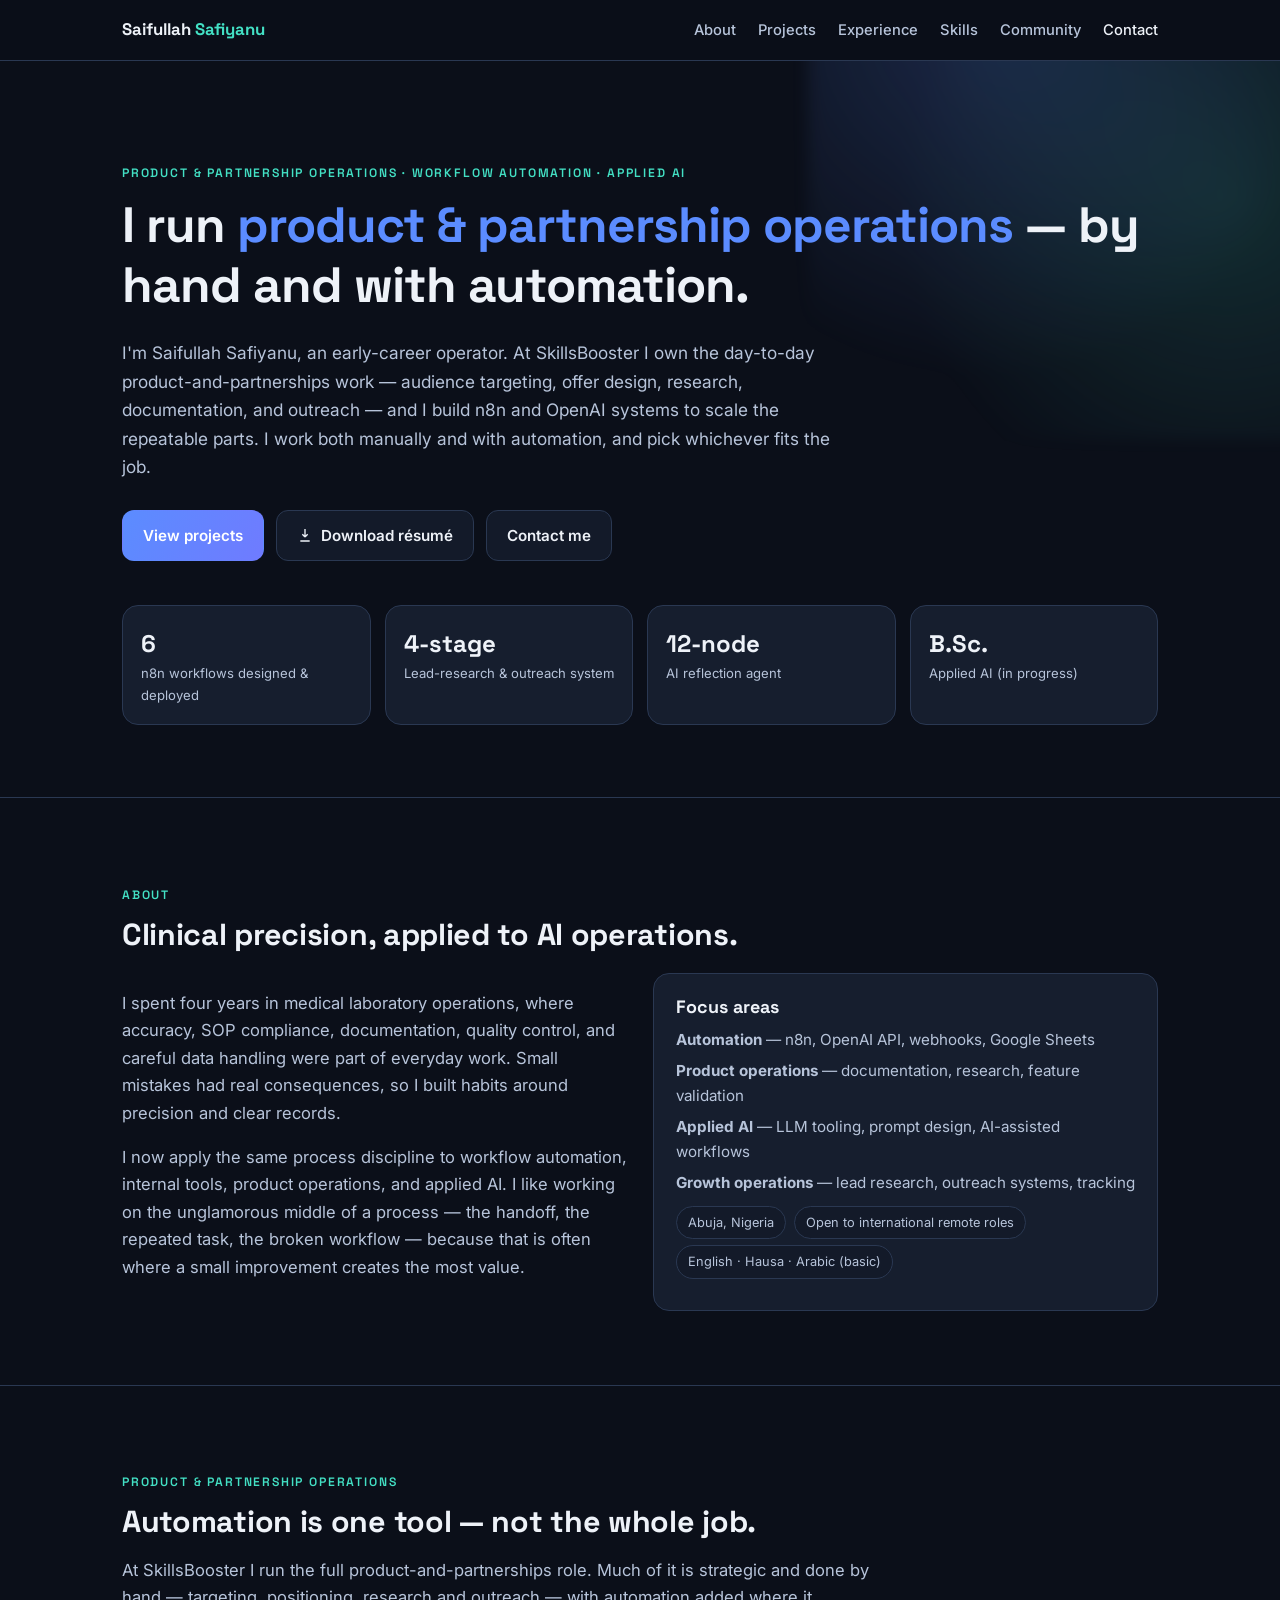
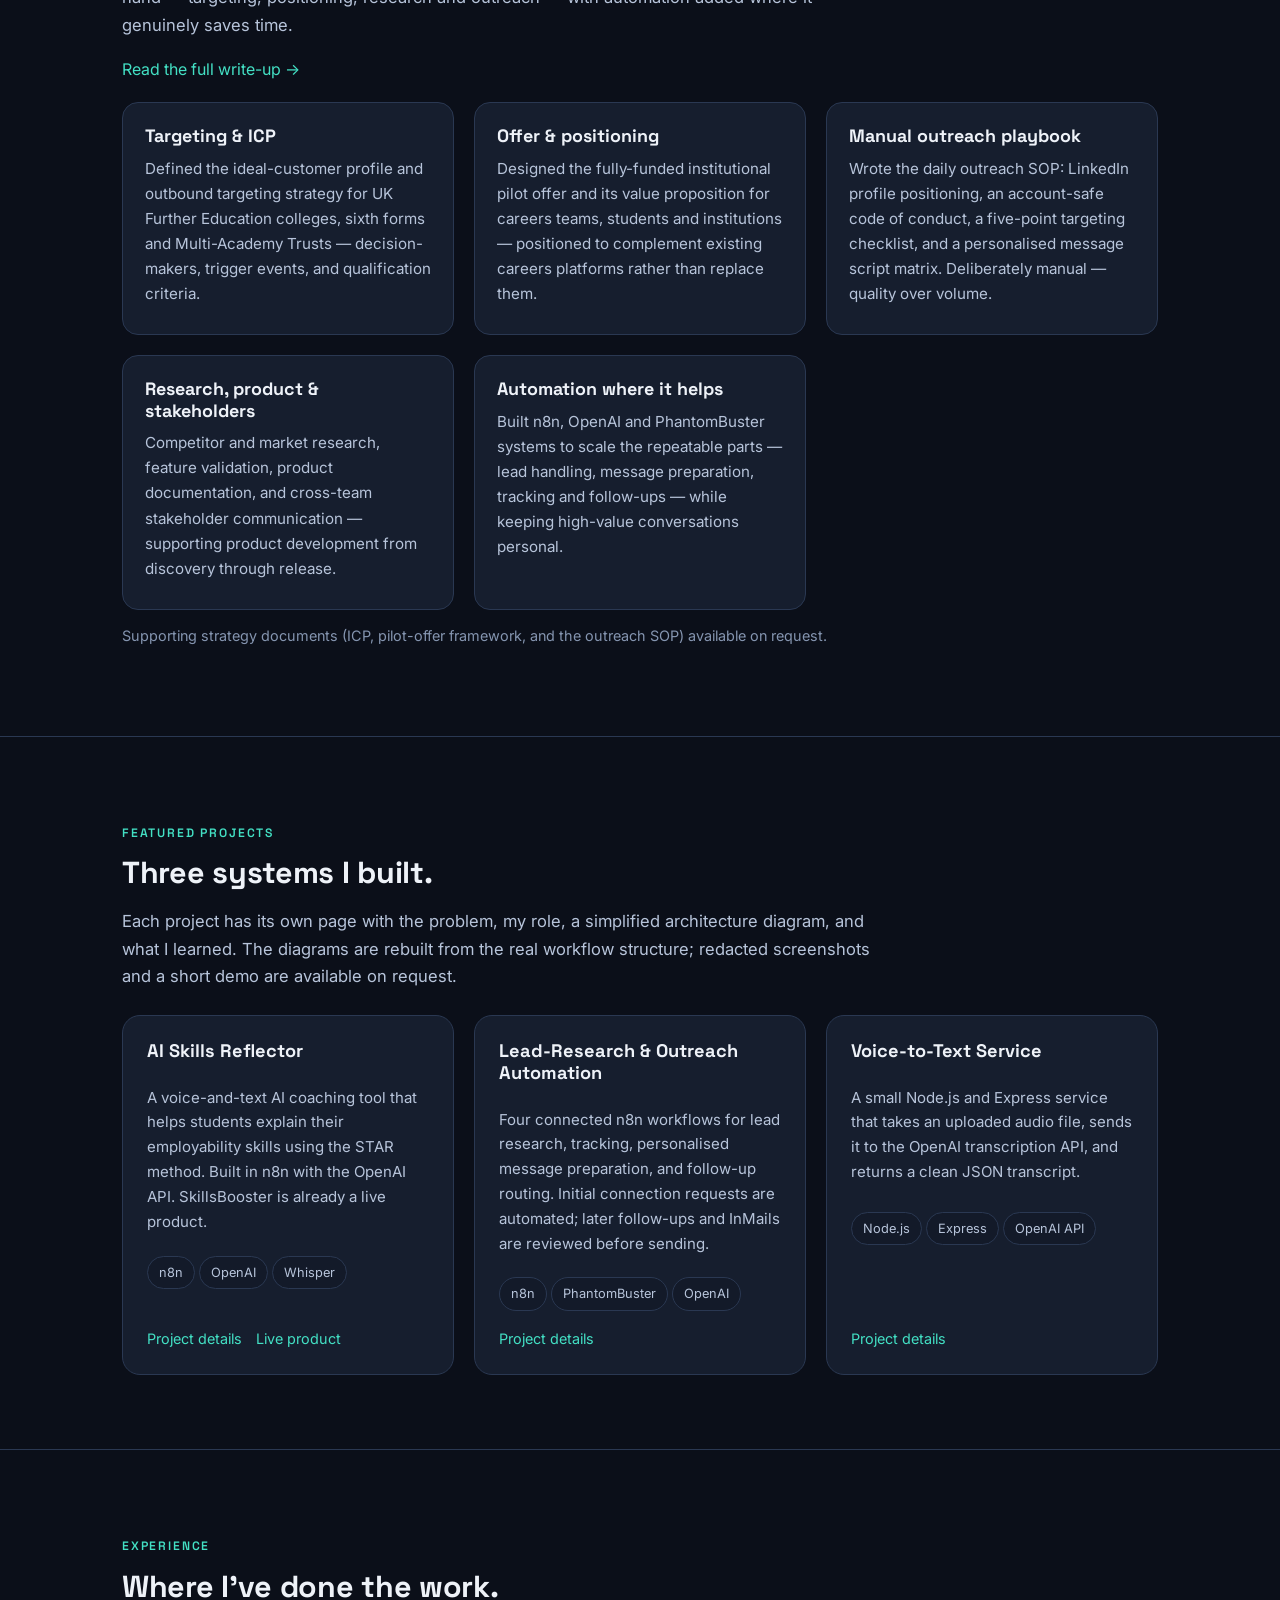
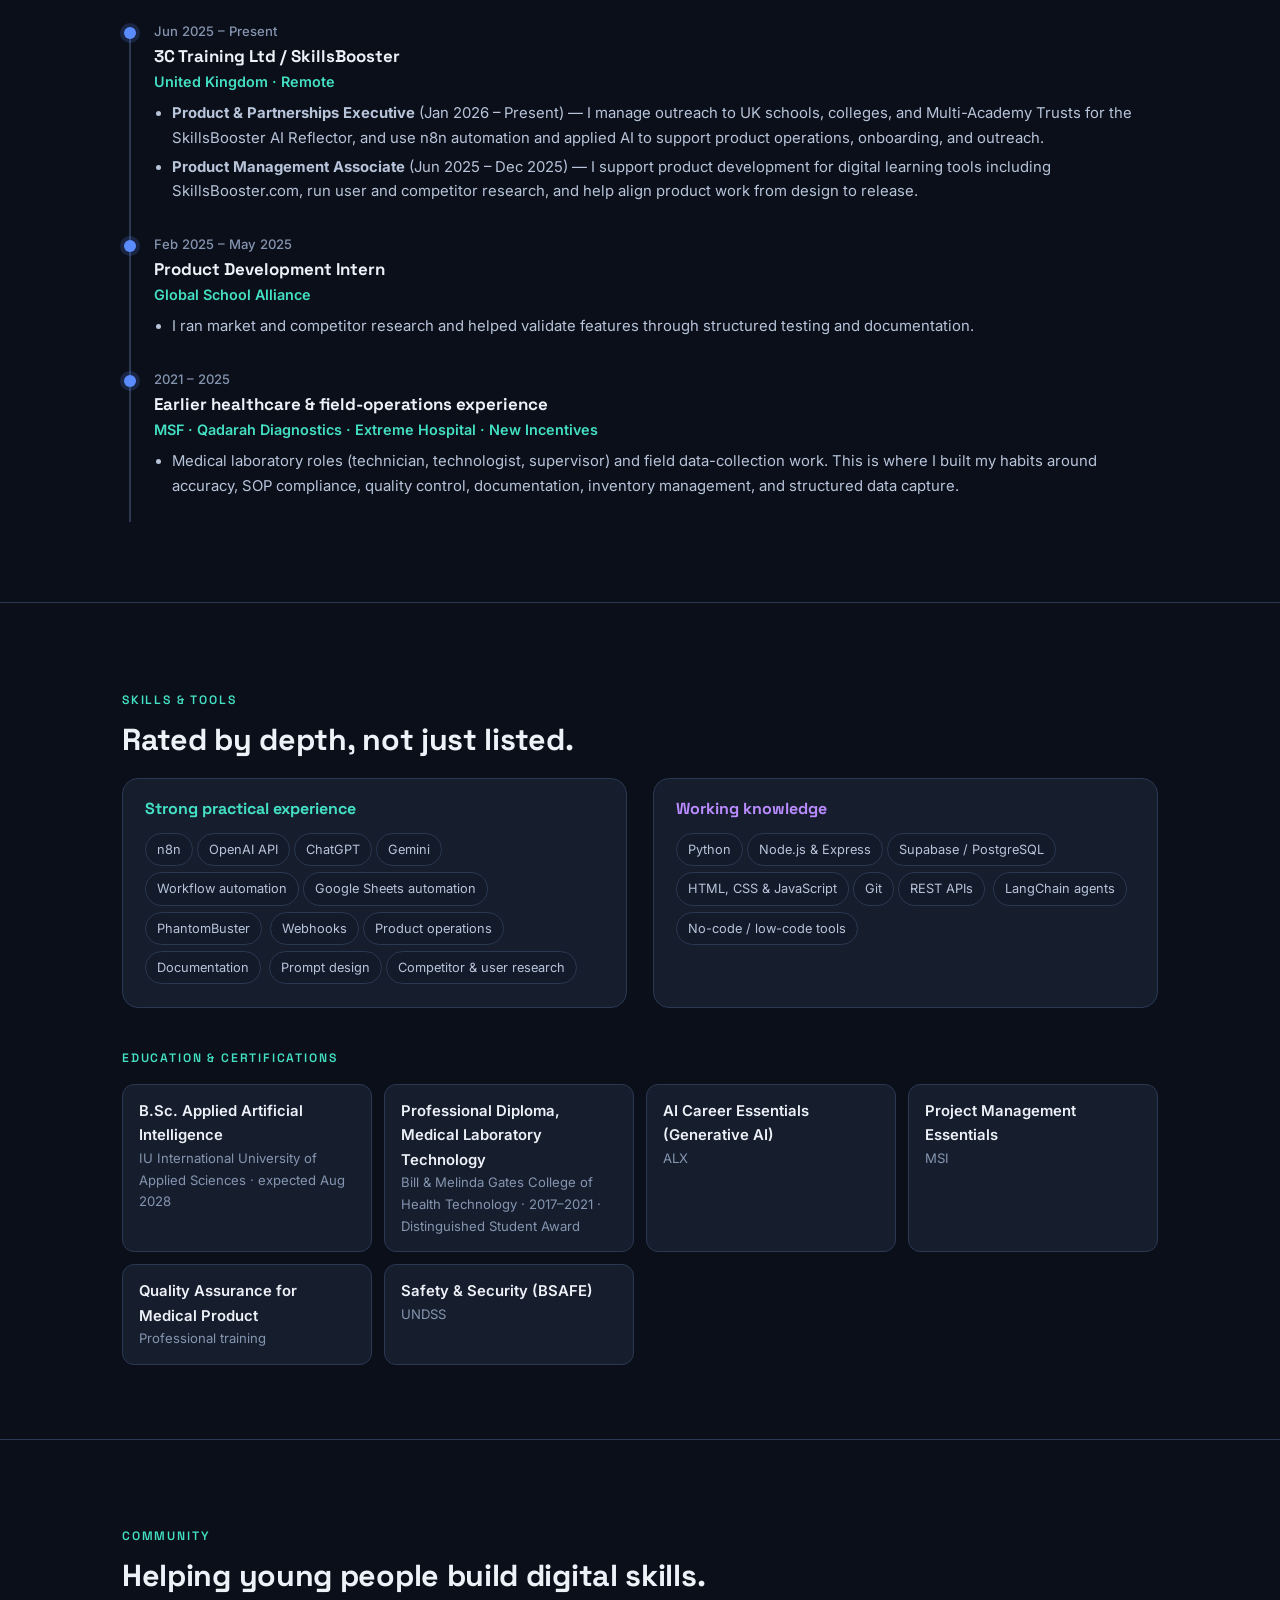
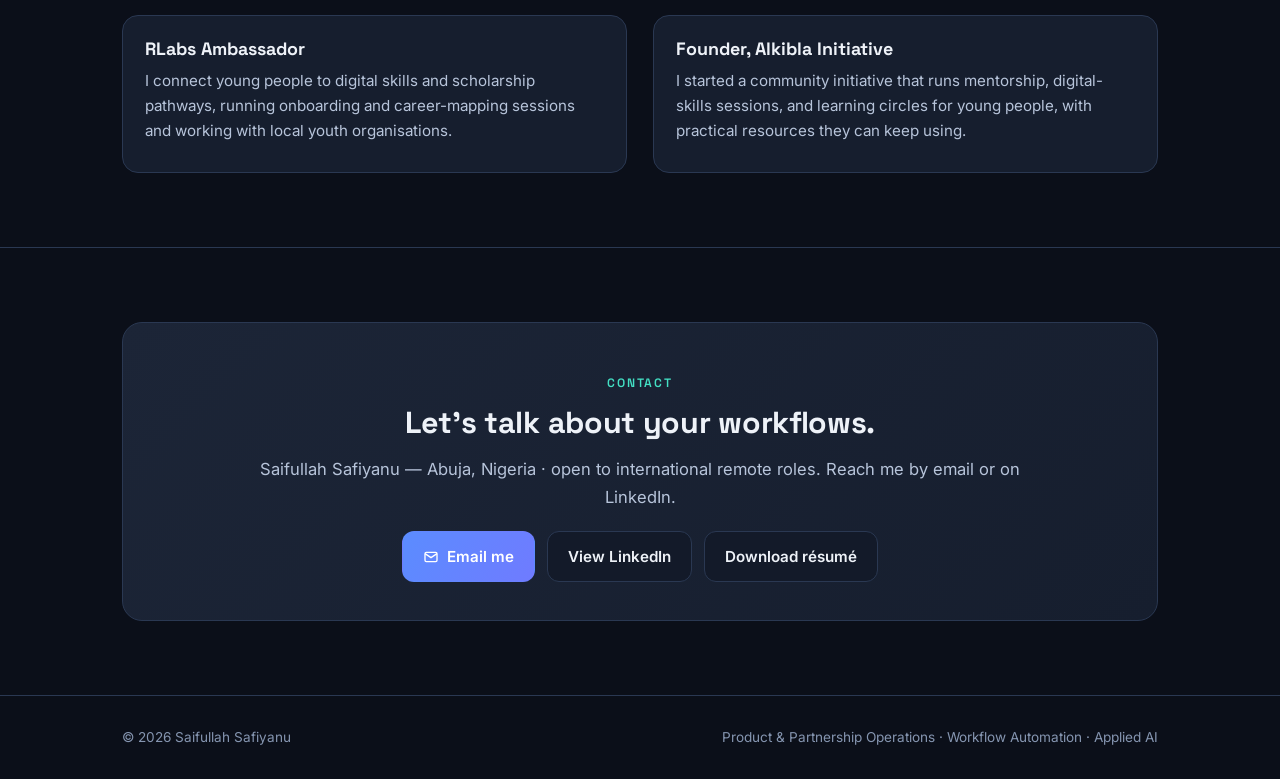
<file: index.html>
<!DOCTYPE html>
<html lang="en">
<head>
<meta charset="UTF-8" />
<meta name="viewport" content="width=device-width, initial-scale=1.0" />
<title>Saifullah Safiyanu — Product &amp; Partnership Operations · Automation · Applied AI</title>
<meta name="description" content="Saifullah Safiyanu — an early-career product-and-partnerships operator at SkillsBooster. I run targeting, offer design, research, documentation and outreach by hand, and build n8n and OpenAI automations to scale the repeatable parts." />
<link rel="canonical" href="https://saifullah-safiyanu.pages.dev/" />
<meta name="robots" content="index, follow" />
<!-- Open Graph -->
<meta property="og:type" content="website" />
<meta property="og:title" content="Saifullah Safiyanu — Product &amp; Partnership Operations · Automation · Applied AI" />
<meta property="og:description" content="Product and partnership operations, done by hand and with automation — targeting, offer design, outreach, and n8n/OpenAI systems." />
<meta property="og:url" content="https://saifullah-safiyanu.pages.dev/" />
<meta property="og:image" content="https://saifullah-safiyanu.pages.dev/assets/images/og-image.png" />
<!-- Twitter/X -->
<meta name="twitter:card" content="summary_large_image" />
<meta name="twitter:title" content="Saifullah Safiyanu — Product &amp; Partnership Operations · Automation · Applied AI" />
<meta name="twitter:description" content="Product and partnership operations, done by hand and with automation — targeting, offer design, outreach, and n8n/OpenAI systems." />
<meta name="twitter:image" content="https://saifullah-safiyanu.pages.dev/assets/images/og-image.png" />
<link rel="icon" href="favicon.svg" type="image/svg+xml" />
<link rel="preconnect" href="https://fonts.googleapis.com" />
<link rel="preconnect" href="https://fonts.gstatic.com" crossorigin />
<link href="https://fonts.googleapis.com/css2?family=Inter:wght@400;500;600;700;800&family=Space+Grotesk:wght@500;600;700&display=swap" rel="stylesheet" />
<link rel="stylesheet" href="assets/css/styles.css" />
<script type="application/ld+json">
{
  "@context":"https://schema.org",
  "@type":"Person",
  "name":"Saifullah Safiyanu",
  "jobTitle":"AI Operations & Workflow Automation Professional",
  "email":"mailto:safiyanusaifullah@gmail.com",
  "url":"https://saifullah-safiyanu.pages.dev/",
  "address":{"@type":"PostalAddress","addressLocality":"Abuja","addressCountry":"Nigeria"},
  "sameAs":["https://www.linkedin.com/in/saifullah-safiyanu"],
  "alumniOf":"IU International University of Applied Sciences",
  "knowsAbout":["Workflow automation","n8n","OpenAI API","Product operations","Applied AI"]
}
</script>
</head>
<body>
<a class="skip" href="#main">Skip to content</a>

<header class="nav">
  <div class="wrap nav-inner">
    <a class="brand" href="#home">Saifullah <span>Safiyanu</span></a>
    <button class="menu-btn" aria-expanded="false" aria-controls="nav" aria-label="Toggle navigation">Menu</button>
    <nav class="links" id="nav" aria-label="Primary">
      <a href="#about">About</a>
      <a href="#projects">Projects</a>
      <a href="#experience">Experience</a>
      <a href="#skills">Skills</a>
      <a href="#community">Community</a>
      <a href="#contact">Contact</a>
    </nav>
  </div>
</header>

<main id="main">

<!-- HERO -->
<div class="hero" id="home">
  <div class="wrap">
    <p class="eyebrow">Product &amp; Partnership Operations · Workflow Automation · Applied AI</p>
    <h1>I run <span class="role">product &amp; partnership operations</span> — by hand and with automation.</h1>
    <p class="sub">I'm Saifullah Safiyanu, an early-career operator. At SkillsBooster I own the day-to-day
      product-and-partnerships work — audience targeting, offer design, research, documentation, and outreach —
      and I build n8n and OpenAI systems to scale the repeatable parts. I work both manually and with automation,
      and pick whichever fits the job.</p>
    <div class="cta">
      <a class="btn primary" href="#projects">View projects</a>
      <a class="btn ghost" href="Saifullah_Safiyanu_Resume.pdf" download>
        <svg viewBox="0 0 24 24" fill="none" stroke="currentColor" stroke-width="2" aria-hidden="true"><path d="M12 3v12m0 0l-4-4m4 4l4-4M5 21h14"/></svg>
        Download résumé</a>
      <a class="btn ghost" href="#contact">Contact me</a>
    </div>
    <div class="stats">
      <div class="stat"><div class="n">6</div><div class="l">n8n workflows designed &amp; deployed</div></div>
      <div class="stat"><div class="n">4-stage</div><div class="l">Lead-research &amp; outreach system</div></div>
      <div class="stat"><div class="n">12-node</div><div class="l">AI reflection agent</div></div>
      <div class="stat"><div class="n">B.Sc.</div><div class="l">Applied AI (in progress)</div></div>
    </div>
  </div>
</div>

<!-- ABOUT -->
<section id="about">
  <div class="wrap">
    <p class="eyebrow">About</p>
    <h2 class="sec-title">Clinical precision, applied to AI operations.</h2>
    <div class="cols2" style="margin-top:20px">
      <div>
        <p class="lead">I spent four years in medical laboratory operations, where accuracy, SOP compliance,
          documentation, quality control, and careful data handling were part of everyday work. Small mistakes had
          real consequences, so I built habits around precision and clear records.</p>
        <p class="lead" style="margin-top:14px">I now apply the same process discipline to workflow automation,
          internal tools, product operations, and applied AI. I like working on the unglamorous middle of a
          process — the handoff, the repeated task, the broken workflow — because that is often where a small
          improvement creates the most value.</p>
      </div>
      <div class="card">
        <h3>Focus areas</h3>
        <p><strong>Automation</strong> — n8n, OpenAI API, webhooks, Google Sheets</p>
        <p><strong>Product operations</strong> — documentation, research, feature validation</p>
        <p><strong>Applied AI</strong> — LLM tooling, prompt design, AI-assisted workflows</p>
        <p><strong>Growth operations</strong> — lead research, outreach systems, tracking</p>
        <p style="margin-top:8px">
          <span class="tag">Abuja, Nigeria</span>
          <span class="tag">Open to international remote roles</span>
          <span class="tag">English · Hausa · Arabic (basic)</span>
        </p>
      </div>
    </div>
  </div>
</section>

<!-- PRODUCT & PARTNERSHIP OPS -->
<section id="product-ops">
  <div class="wrap">
    <p class="eyebrow">Product &amp; Partnership Operations</p>
    <h2 class="sec-title">Automation is one tool — not the whole job.</h2>
    <p class="lead">At SkillsBooster I run the full product-and-partnerships role. Much of it is strategic and done by
      hand — targeting, positioning, research and outreach — with automation added where it genuinely saves time.</p>
    <p style="margin-top:8px"><a href="project-details/product-partnership-operations.html">Read the full write-up &rarr;</a></p>
    <div class="pgrid" style="margin-top:20px">
      <article class="card">
        <h3>Targeting &amp; ICP</h3>
        <p>Defined the ideal-customer profile and outbound targeting strategy for UK Further Education colleges,
          sixth forms and Multi-Academy Trusts — decision-makers, trigger events, and qualification criteria.</p>
      </article>
      <article class="card">
        <h3>Offer &amp; positioning</h3>
        <p>Designed the fully-funded institutional pilot offer and its value proposition for careers teams, students
          and institutions — positioned to complement existing careers platforms rather than replace them.</p>
      </article>
      <article class="card">
        <h3>Manual outreach playbook</h3>
        <p>Wrote the daily outreach SOP: LinkedIn profile positioning, an account-safe code of conduct, a five-point
          targeting checklist, and a personalised message script matrix. Deliberately manual — quality over volume.</p>
      </article>
      <article class="card">
        <h3>Research, product &amp; stakeholders</h3>
        <p>Competitor and market research, feature validation, product documentation, and cross-team stakeholder
          communication — supporting product development from discovery through release.</p>
      </article>
      <article class="card">
        <h3>Automation where it helps</h3>
        <p>Built n8n, OpenAI and PhantomBuster systems to scale the repeatable parts — lead handling, message
          preparation, tracking and follow-ups — while keeping high-value conversations personal.</p>
      </article>
    </div>
    <p class="lead" style="font-size:.9rem;color:var(--dim);margin-top:14px">Supporting strategy documents (ICP,
      pilot-offer framework, and the outreach SOP) available on request.</p>
  </div>
</section>

<!-- PROJECTS -->
<section id="projects">
  <div class="wrap">
    <p class="eyebrow">Featured projects</p>
    <h2 class="sec-title">Three systems I built.</h2>
    <p class="lead">Each project has its own page with the problem, my role, a simplified architecture diagram,
      and what I learned. The diagrams are rebuilt from the real workflow structure; redacted screenshots and a
      short demo are available on request.</p>
    <div class="pgrid">

      <article class="pcard">
        <h3>AI Skills Reflector</h3>
        <p>A voice-and-text AI coaching tool that helps students explain their employability skills using the
          STAR method. Built in n8n with the OpenAI API. SkillsBooster is already a live product.</p>
        <p style="margin:.2em 0"><span class="tag">n8n</span><span class="tag">OpenAI</span><span class="tag">Whisper</span></p>
        <div class="links">
          <a href="project-details/ai-skills-reflector.html">Project details</a>
          <a href="https://skillsbooster.com" target="_blank" rel="noopener">Live product</a>
        </div>
      </article>

      <article class="pcard">
        <h3>Lead-Research &amp; Outreach Automation</h3>
        <p>Four connected n8n workflows for lead research, tracking, personalised message preparation, and follow-up
          routing. Initial connection requests are automated; later follow-ups and InMails are reviewed before sending.</p>
        <p style="margin:.2em 0"><span class="tag">n8n</span><span class="tag">PhantomBuster</span><span class="tag">OpenAI</span></p>
        <div class="links">
          <a href="project-details/outreach-automation.html">Project details</a>
        </div>
      </article>

      <article class="pcard">
        <h3>Voice-to-Text Service</h3>
        <p>A small Node.js and Express service that takes an uploaded audio file, sends it to the OpenAI
          transcription API, and returns a clean JSON transcript.</p>
        <p style="margin:.2em 0"><span class="tag">Node.js</span><span class="tag">Express</span><span class="tag">OpenAI API</span></p>
        <div class="links">
          <a href="project-details/voice-transcription.html">Project details</a>
        </div>
      </article>

    </div>
  </div>
</section>

<!-- EXPERIENCE -->
<section id="experience">
  <div class="wrap">
    <p class="eyebrow">Experience</p>
    <h2 class="sec-title">Where I've done the work.</h2>
    <div class="tl" style="margin-top:16px">
      <div class="tl-item">
        <div class="when">Jun 2025 – Present</div>
        <h3>3C Training Ltd / SkillsBooster</h3>
        <div class="org">United Kingdom · Remote</div>
        <ul>
          <li><strong>Product &amp; Partnerships Executive</strong> (Jan 2026 – Present) — I manage outreach to UK
            schools, colleges, and Multi-Academy Trusts for the SkillsBooster AI Reflector, and use n8n automation
            and applied AI to support product operations, onboarding, and outreach.</li>
          <li><strong>Product Management Associate</strong> (Jun 2025 – Dec 2025) — I support product development for
            digital learning tools including SkillsBooster.com, run user and competitor research, and help align
            product work from design to release.</li>
        </ul>
      </div>
      <div class="tl-item">
        <div class="when">Feb 2025 – May 2025</div>
        <h3>Product Development Intern</h3>
        <div class="org">Global School Alliance</div>
        <ul>
          <li>I ran market and competitor research and helped validate features through structured testing and documentation.</li>
        </ul>
      </div>
      <div class="tl-item">
        <div class="when">2021 – 2025</div>
        <h3>Earlier healthcare &amp; field-operations experience</h3>
        <div class="org">MSF · Qadarah Diagnostics · Extreme Hospital · New Incentives</div>
        <ul>
          <li>Medical laboratory roles (technician, technologist, supervisor) and field data-collection work. This is
            where I built my habits around accuracy, SOP compliance, quality control, documentation, inventory
            management, and structured data capture.</li>
        </ul>
      </div>
    </div>
  </div>
</section>

<!-- SKILLS -->
<section id="skills">
  <div class="wrap">
    <p class="eyebrow">Skills &amp; tools</p>
    <h2 class="sec-title">Rated by depth, not just listed.</h2>
    <div class="cols2" style="margin-top:20px">
      <div class="skilltier strong">
        <h3>Strong practical experience</h3>
        <span class="tag">n8n</span><span class="tag">OpenAI API</span><span class="tag">ChatGPT</span><span class="tag">Gemini</span>
        <span class="tag">Workflow automation</span><span class="tag">Google Sheets automation</span><span class="tag">PhantomBuster</span>
        <span class="tag">Webhooks</span><span class="tag">Product operations</span><span class="tag">Documentation</span>
        <span class="tag">Prompt design</span><span class="tag">Competitor &amp; user research</span>
      </div>
      <div class="skilltier working">
        <h3>Working knowledge</h3>
        <span class="tag">Python</span><span class="tag">Node.js &amp; Express</span><span class="tag">Supabase / PostgreSQL</span>
        <span class="tag">HTML, CSS &amp; JavaScript</span><span class="tag">Git</span><span class="tag">REST APIs</span>
        <span class="tag">LangChain agents</span><span class="tag">No-code / low-code tools</span>
      </div>
    </div>

    <p class="eyebrow" style="margin-top:40px">Education &amp; certifications</p>
    <div class="certstrip">
      <div class="cert"><div class="t">B.Sc. Applied Artificial Intelligence</div><div class="i">IU International University of Applied Sciences · expected Aug 2028</div></div>
      <div class="cert"><div class="t">Professional Diploma, Medical Laboratory Technology</div><div class="i">Bill &amp; Melinda Gates College of Health Technology · 2017–2021 · Distinguished Student Award</div></div>
      <div class="cert"><div class="t">AI Career Essentials (Generative AI)</div><div class="i">ALX</div></div>
      <div class="cert"><div class="t">Project Management Essentials</div><div class="i">MSI</div></div>
      <div class="cert"><div class="t">Quality Assurance for Medical Product</div><div class="i">Professional training</div></div>
      <div class="cert"><div class="t">Safety &amp; Security (BSAFE)</div><div class="i">UNDSS</div></div>
    </div>
  </div>
</section>

<!-- COMMUNITY -->
<section id="community">
  <div class="wrap">
    <p class="eyebrow">Community</p>
    <h2 class="sec-title">Helping young people build digital skills.</h2>
    <div class="cols2" style="margin-top:20px">
      <div class="card">
        <h3>RLabs Ambassador</h3>
        <p>I connect young people to digital skills and scholarship pathways, running onboarding and career-mapping
          sessions and working with local youth organisations.</p>
      </div>
      <div class="card">
        <h3>Founder, Alkibla Initiative</h3>
        <p>I started a community initiative that runs mentorship, digital-skills sessions, and learning circles for
          young people, with practical resources they can keep using.</p>
      </div>
    </div>
  </div>
</section>

<!-- CONTACT -->
<section id="contact">
  <div class="wrap">
    <div class="contact-card">
      <p class="eyebrow" style="justify-content:center">Contact</p>
      <h2 class="sec-title">Let's talk about your workflows.</h2>
      <p class="lead" style="margin:10px auto 0">Saifullah Safiyanu — Abuja, Nigeria · open to international remote roles.
        Reach me by email or on LinkedIn.</p>
      <div class="contact-links">
        <a class="btn primary" href="mailto:safiyanusaifullah@gmail.com">
          <svg viewBox="0 0 24 24" fill="none" stroke="currentColor" stroke-width="2" aria-hidden="true"><rect x="3" y="5" width="18" height="14" rx="2"/><path d="M3 7l9 6 9-6"/></svg>
          Email me</a>
        <a class="btn ghost" href="https://www.linkedin.com/in/saifullah-safiyanu" target="_blank" rel="noopener">View LinkedIn</a>
        <a class="btn ghost" href="Saifullah_Safiyanu_Resume.pdf" download>Download résumé</a>
      </div>
    </div>
  </div>
</section>

</main>

<footer>
  <div class="wrap foot-inner">
    <span>© 2026 Saifullah Safiyanu</span>
    <span>Product &amp; Partnership Operations · Workflow Automation · Applied AI</span>
  </div>
</footer>

<script src="assets/js/main.js"></script>
</body>
</html>
</file>
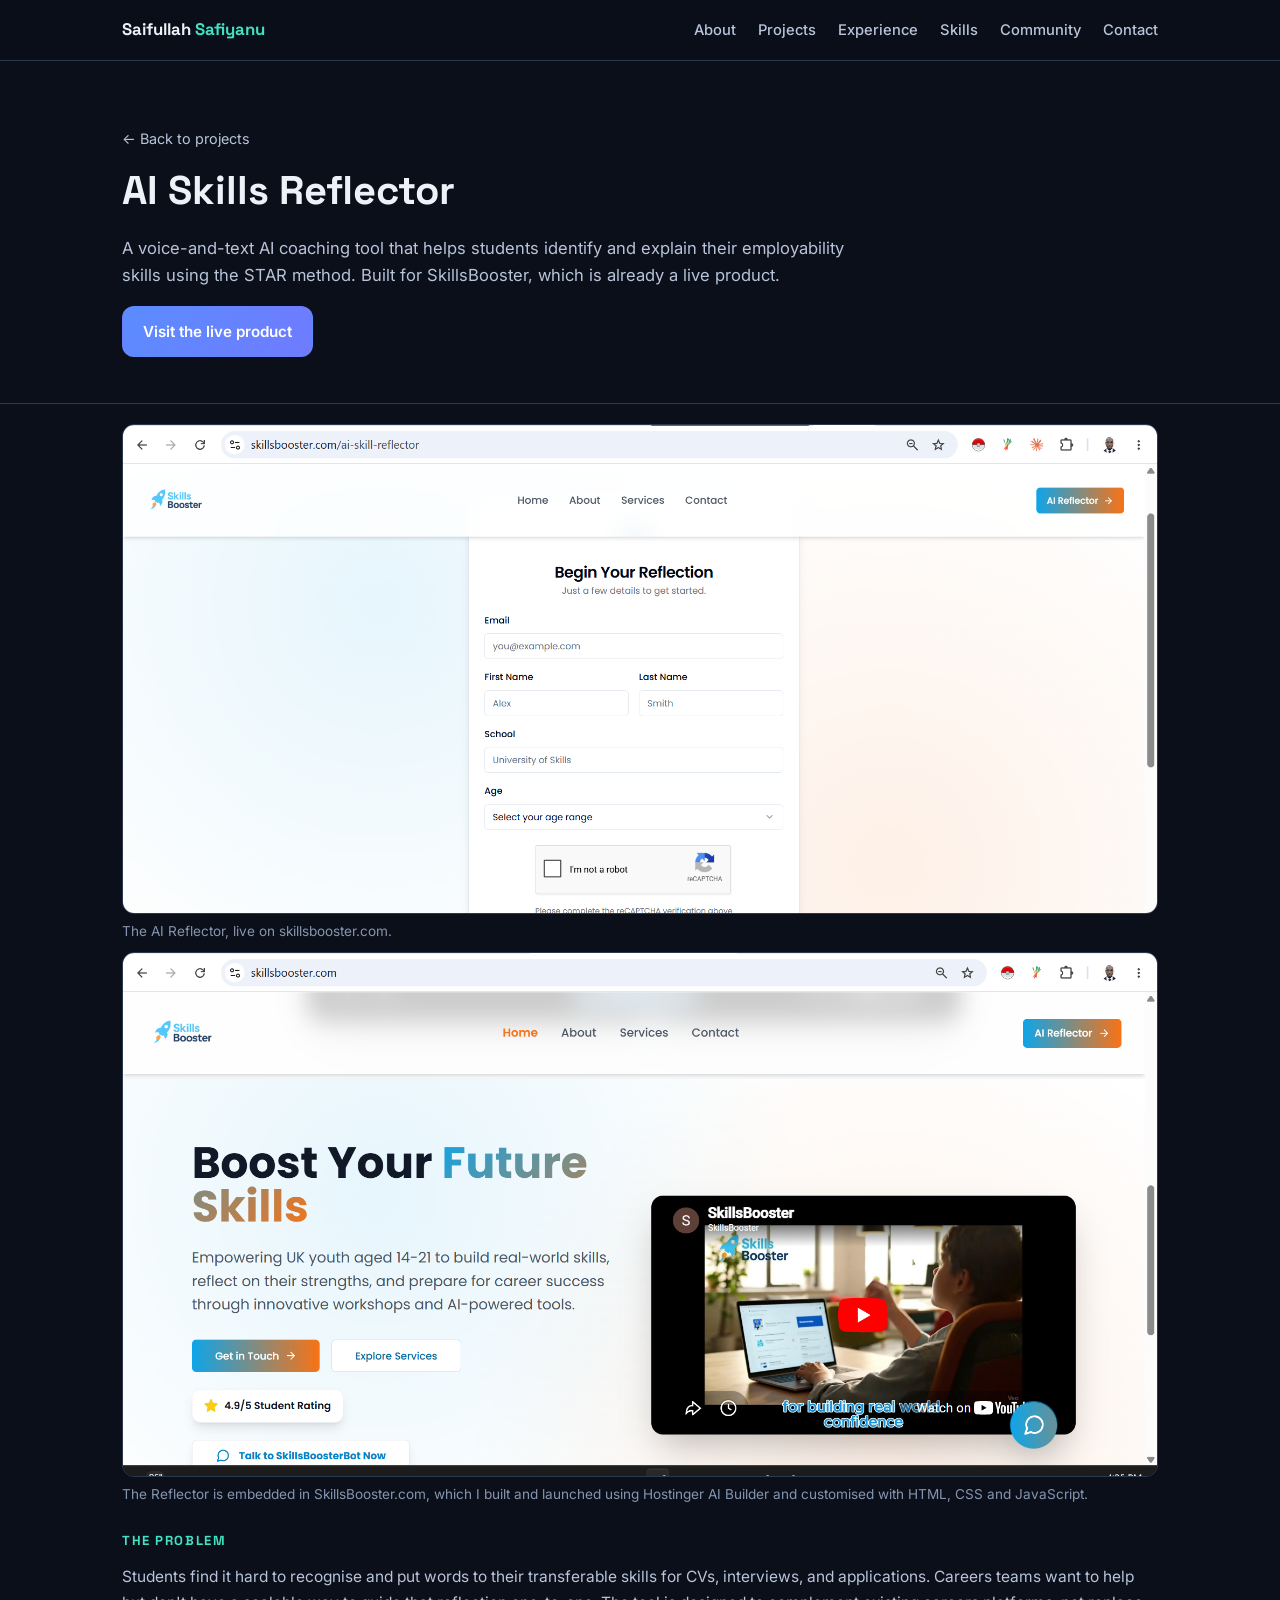
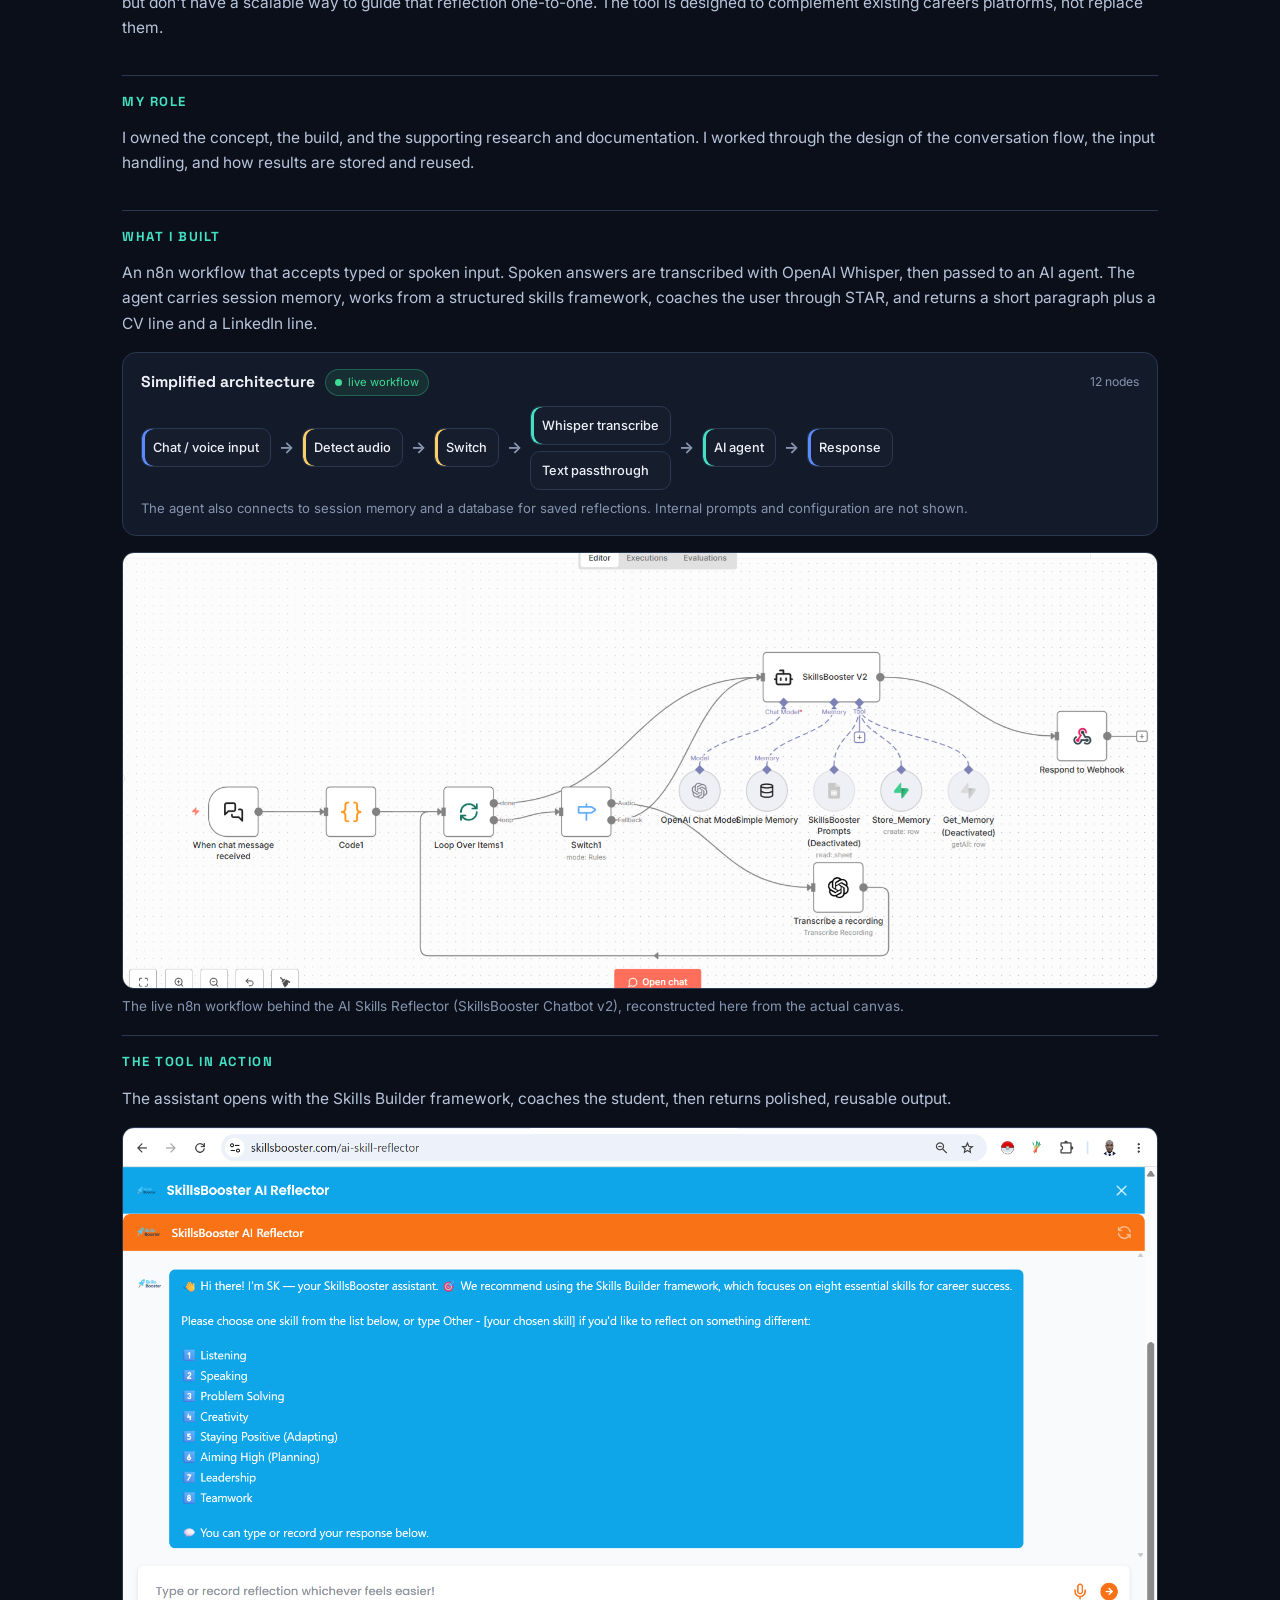
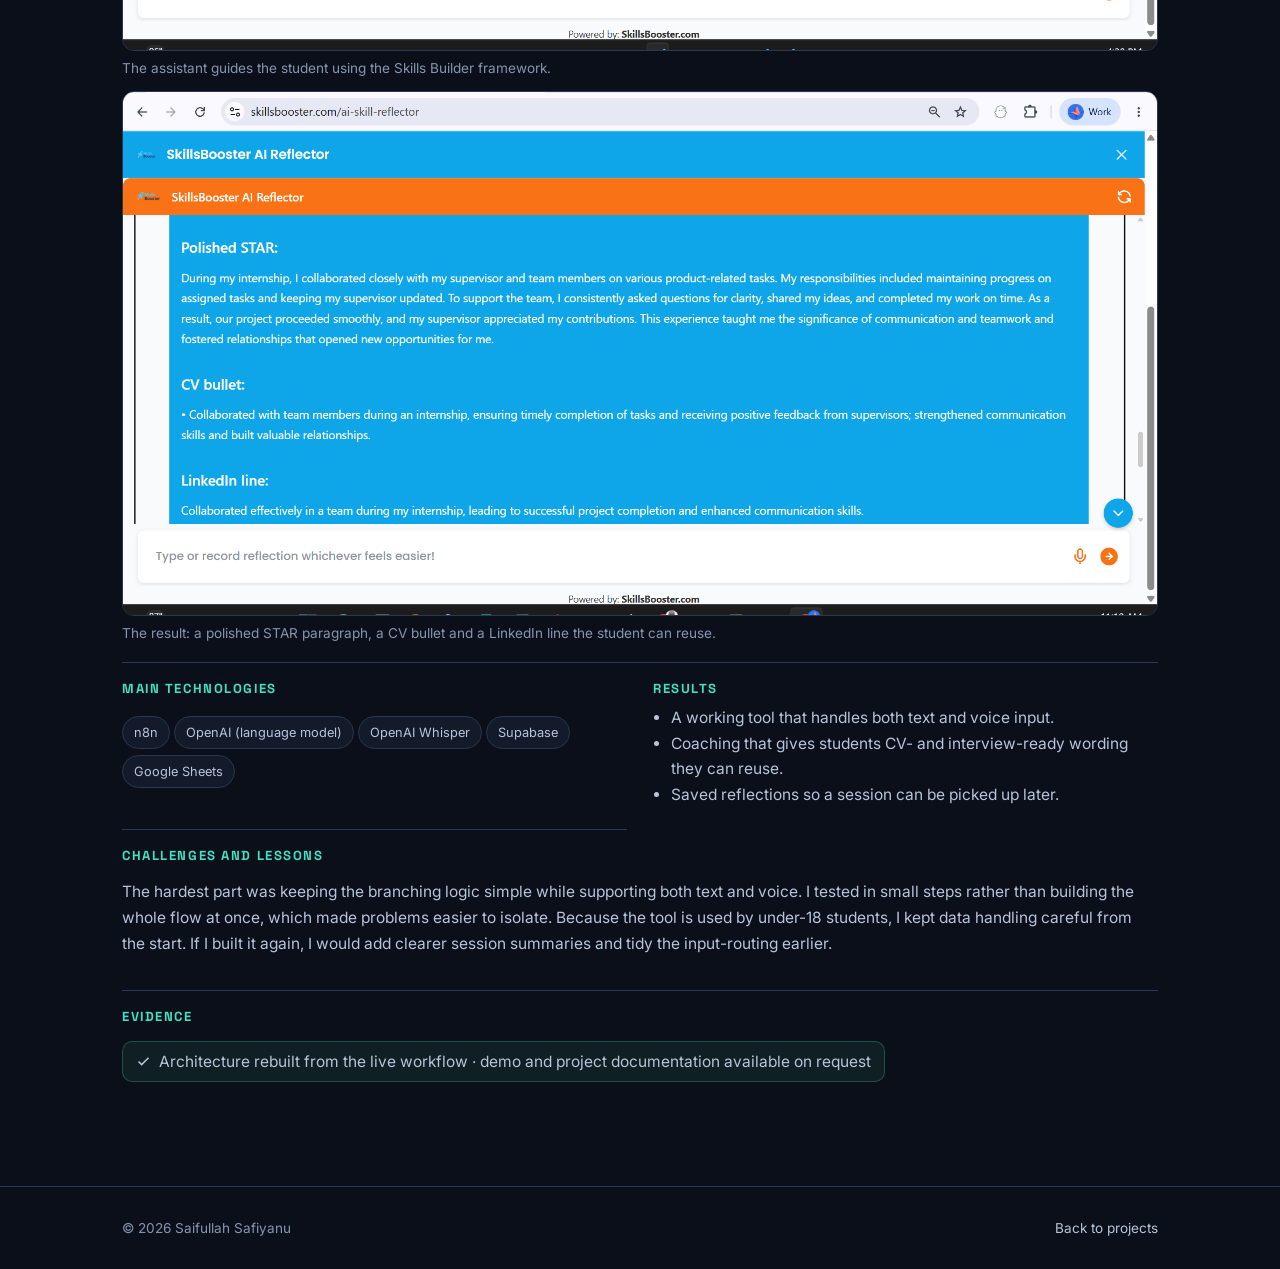
<file: project-details/ai-skills-reflector.html>
<!DOCTYPE html>
<html lang="en">
<head>
<meta charset="UTF-8" />
<meta name="viewport" content="width=device-width, initial-scale=1.0" />
<title>AI Skills Reflector — Saifullah Safiyanu</title>
<meta name="description" content="AI Skills Reflector: a voice-and-text AI coaching tool built in n8n with the OpenAI API to help students explain their employability skills using the STAR method." />
<link rel="canonical" href="https://saifullah-safiyanu.pages.dev/project-details/ai-skills-reflector.html" />
<meta property="og:type" content="article" />
<meta property="og:title" content="AI Skills Reflector — Saifullah Safiyanu" />
<meta property="og:description" content="A voice-and-text AI coaching tool built in n8n with the OpenAI API." />
<meta property="og:image" content="https://saifullah-safiyanu.pages.dev/assets/images/og-image.png" />
<link rel="icon" href="../favicon.svg" type="image/svg+xml" />
<link rel="preconnect" href="https://fonts.googleapis.com" />
<link rel="preconnect" href="https://fonts.gstatic.com" crossorigin />
<link href="https://fonts.googleapis.com/css2?family=Inter:wght@400;500;600;700;800&family=Space+Grotesk:wght@500;600;700&display=swap" rel="stylesheet" />
<link rel="stylesheet" href="../assets/css/styles.css" />
</head>
<body>
<a class="skip" href="#main">Skip to content</a>

<header class="nav">
  <div class="wrap nav-inner">
    <a class="brand" href="../index.html">Saifullah <span>Safiyanu</span></a>
    <button class="menu-btn" aria-expanded="false" aria-controls="nav" aria-label="Toggle navigation">Menu</button>
    <nav class="links" id="nav" aria-label="Primary">
      <a href="../index.html#about">About</a>
      <a href="../index.html#projects">Projects</a>
      <a href="../index.html#experience">Experience</a>
      <a href="../index.html#skills">Skills</a>
      <a href="../index.html#community">Community</a>
      <a href="../index.html#contact">Contact</a>
    </nav>
  </div>
</header>

<main id="main">
  <div class="proj-hero">
    <div class="wrap">
      <a class="backlink" href="../index.html#projects">&larr; Back to projects</a>
      <h1>AI Skills Reflector</h1>
      <p class="lead">A voice-and-text AI coaching tool that helps students identify and explain their
        employability skills using the STAR method. Built for SkillsBooster, which is already a live product.</p>
      <p style="margin-top:14px">
        <a class="btn primary" href="https://skillsbooster.com" target="_blank" rel="noopener">Visit the live product</a>
      </p>
    </div>
  </div>

  <div class="wrap" style="padding:20px 22px 70px">
    <figure style="margin:0 0 10px">
      <img src="../assets/screenshots/reflector-live-form.png" alt="The live SkillsBooster AI Reflector sign-in form on skillsbooster.com, with email, name, school and age fields and a reCAPTCHA check" style="width:100%;border:1px solid var(--line);border-radius:12px" />
      <figcaption style="color:var(--dim);font-size:.85rem;margin-top:6px">The AI Reflector, live on skillsbooster.com.</figcaption>
    </figure>
    <figure style="margin:0 0 10px">
      <img src="../assets/screenshots/skillsbooster-homepage.png" alt="The SkillsBooster.com homepage: Boost Your Future Skills, empowering UK youth aged 14 to 21, with an AI Reflector button" style="width:100%;border:1px solid var(--line);border-radius:12px" />
      <figcaption style="color:var(--dim);font-size:.85rem;margin-top:6px">The Reflector is embedded in SkillsBooster.com, which I built and launched using Hostinger AI Builder and customised with HTML, CSS and JavaScript.</figcaption>
    </figure>
    <div class="blk"><h2>The problem</h2>
      <p>Students find it hard to recognise and put words to their transferable skills for CVs, interviews, and
        applications. Careers teams want to help but don't have a scalable way to guide that reflection one-to-one.
        The tool is designed to complement existing careers platforms, not replace them.</p></div>

    <div class="blk"><h2>My role</h2>
      <p>I owned the concept, the build, and the supporting research and documentation. I worked through the design
        of the conversation flow, the input handling, and how results are stored and reused.</p></div>

    <div class="blk"><h2>What I built</h2>
      <p>An n8n workflow that accepts typed or spoken input. Spoken answers are transcribed with OpenAI Whisper, then
        passed to an AI agent. The agent carries session memory, works from a structured skills framework, coaches the
        user through STAR, and returns a short paragraph plus a CV line and a LinkedIn line.</p>
      <div class="wf" role="group" aria-label="Simplified AI Skills Reflector workflow">
        <div class="wf-head"><h3>Simplified architecture</h3><span class="wf-live">live workflow</span><span class="wf-meta">12 nodes</span></div>
        <div class="wf-flow">
          <span class="node t-trigger">Chat / voice input</span><span class="arrow" aria-hidden="true">&rarr;</span>
          <span class="node t-logic">Detect audio</span><span class="arrow" aria-hidden="true">&rarr;</span>
          <span class="node t-logic">Switch</span><span class="arrow" aria-hidden="true">&rarr;</span>
          <span class="branch"><span class="node t-ai">Whisper transcribe</span><span class="node">Text passthrough</span></span><span class="arrow" aria-hidden="true">&rarr;</span>
          <span class="node t-ai">AI agent</span><span class="arrow" aria-hidden="true">&rarr;</span>
          <span class="node t-trigger">Response</span>
        </div>
        <p style="color:var(--dim);font-size:.82rem;margin:8px 0 0">The agent also connects to session memory and a
          database for saved reflections. Internal prompts and configuration are not shown.</p>
      </div>
      <figure style="margin:16px 0 0">
        <img src="../assets/screenshots/reflector-n8n-workflow.png" alt="The n8n workflow canvas for the AI Skills Reflector: a chat trigger feeds a code node and a switch that routes audio to a Whisper transcription node, then into the SkillsBooster V2 AI agent with an OpenAI chat model, memory, a prompts sheet, and store and get memory tools, ending at a respond-to-webhook node" style="width:100%;border:1px solid var(--line);border-radius:12px" />
        <figcaption style="color:var(--dim);font-size:.85rem;margin-top:6px">The live n8n workflow behind the AI Skills Reflector (SkillsBooster Chatbot v2), reconstructed here from the actual canvas.</figcaption>
      </figure>
    </div>

    <div class="blk"><h2>The tool in action</h2>
      <p>The assistant opens with the Skills Builder framework, coaches the student, then returns polished, reusable output.</p>
      <figure style="margin:12px 0">
        <img src="../assets/screenshots/reflector-skills-list.png" alt="The AI Reflector chat introducing the Skills Builder framework and listing eight essential skills: listening, speaking, problem solving, creativity, staying positive, aiming high, leadership and teamwork" style="width:100%;border:1px solid var(--line);border-radius:12px" />
        <figcaption style="color:var(--dim);font-size:.85rem;margin-top:6px">The assistant guides the student using the Skills Builder framework.</figcaption>
      </figure>
      <figure style="margin:12px 0 0">
        <img src="../assets/screenshots/reflector-star-output.png" alt="The AI Reflector output showing a polished STAR paragraph, a CV bullet, and a LinkedIn line generated from the student's reflection" style="width:100%;border:1px solid var(--line);border-radius:12px" />
        <figcaption style="color:var(--dim);font-size:.85rem;margin-top:6px">The result: a polished STAR paragraph, a CV bullet and a LinkedIn line the student can reuse.</figcaption>
      </figure>
    </div>

    <div class="cols2">
      <div class="blk"><h2>Main technologies</h2>
        <p><span class="tag">n8n</span><span class="tag">OpenAI (language model)</span><span class="tag">OpenAI Whisper</span><span class="tag">Supabase</span><span class="tag">Google Sheets</span></p></div>
      <div class="blk"><h2>Results</h2>
        <ul>
          <li>A working tool that handles both text and voice input.</li>
          <li>Coaching that gives students CV- and interview-ready wording they can reuse.</li>
          <li>Saved reflections so a session can be picked up later.</li>
        </ul></div>
    </div>

    <div class="blk"><h2>Challenges and lessons</h2>
      <p>The hardest part was keeping the branching logic simple while supporting both text and voice. I tested in
        small steps rather than building the whole flow at once, which made problems easier to isolate. Because the
        tool is used by under-18 students, I kept data handling careful from the start. If I built it again, I would
        add clearer session summaries and tidy the input-routing earlier.</p></div>

    <div class="blk"><h2>Evidence</h2>
      <p class="evidence">
        <svg viewBox="0 0 24 24" fill="none" stroke="currentColor" stroke-width="2.4" aria-hidden="true"><path d="M20 6L9 17l-5-5"/></svg>
        Architecture rebuilt from the live workflow · demo and project documentation available on request
      </p></div>
  </div>
</main>

<footer>
  <div class="wrap foot-inner">
    <span>© 2026 Saifullah Safiyanu</span>
    <a href="../index.html#projects">Back to projects</a>
  </div>
</footer>
<script src="../assets/js/main.js"></script>
</body>
</html>
</file>
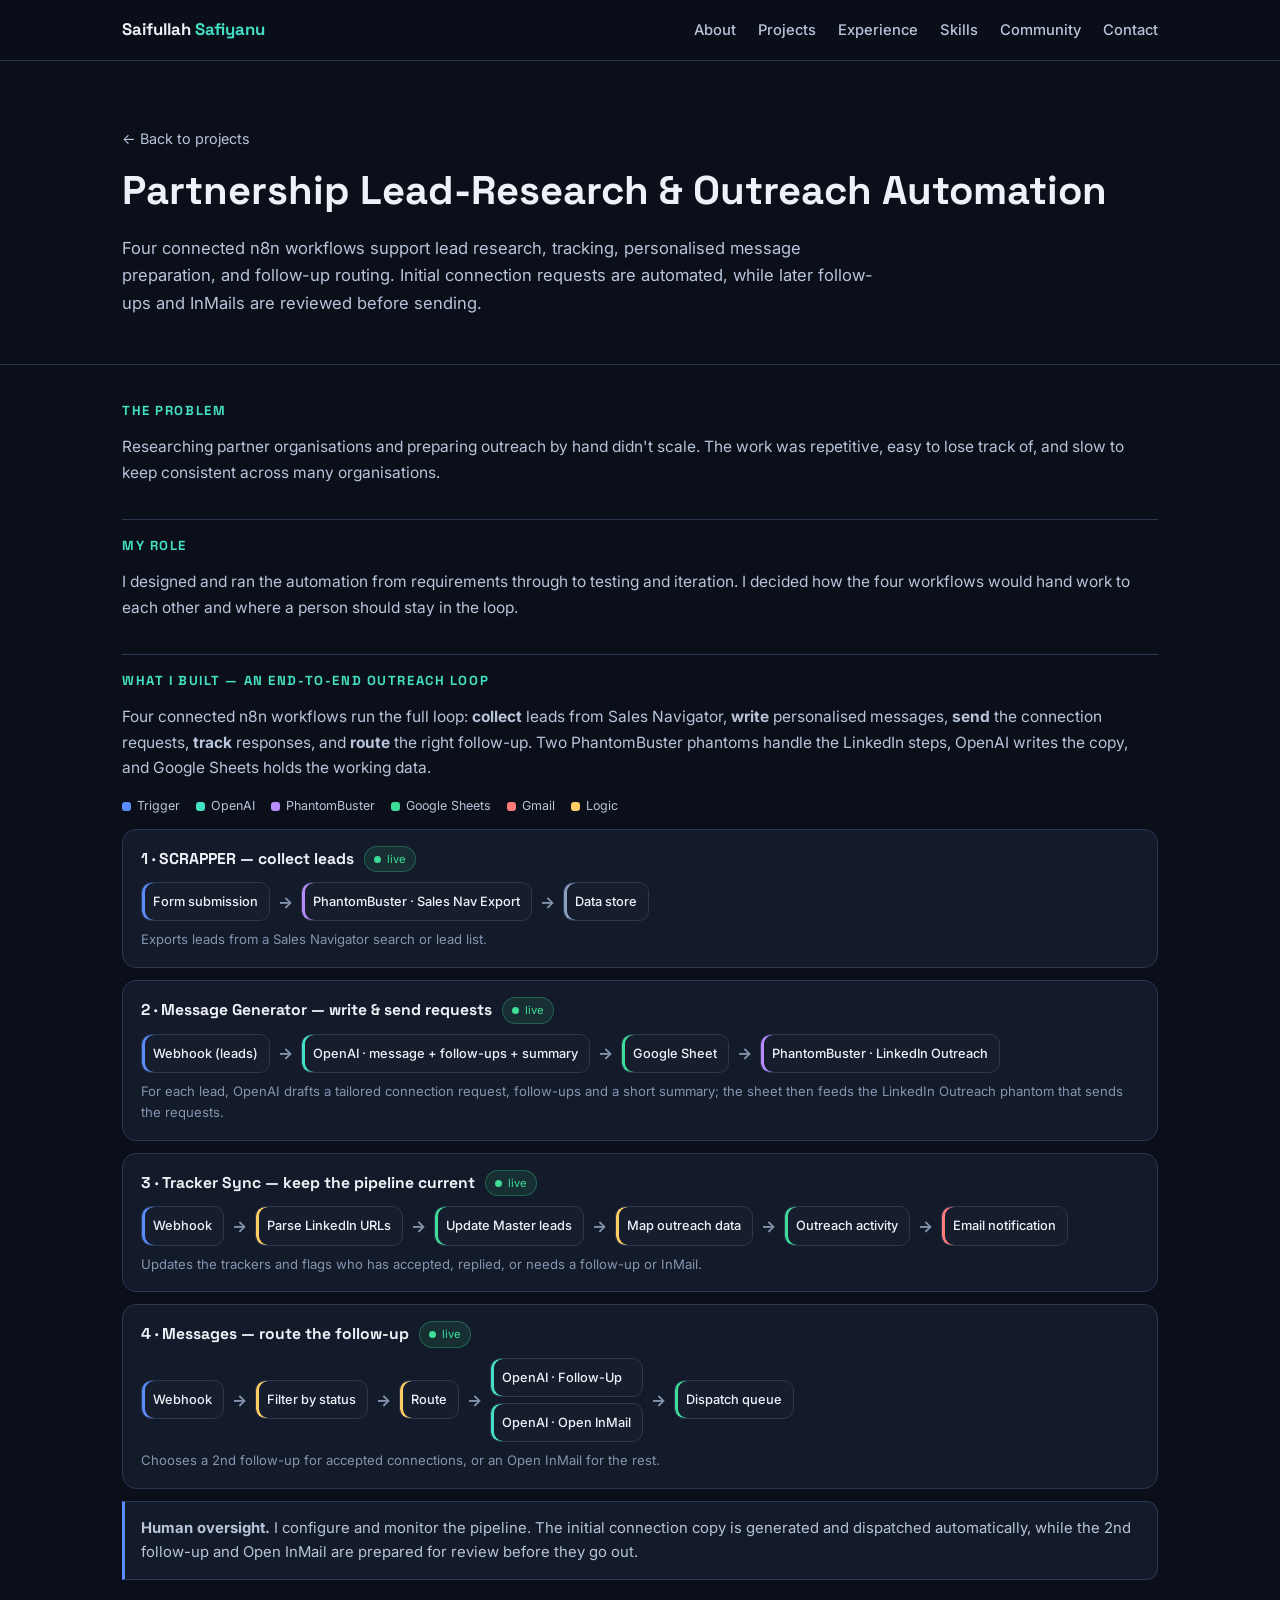
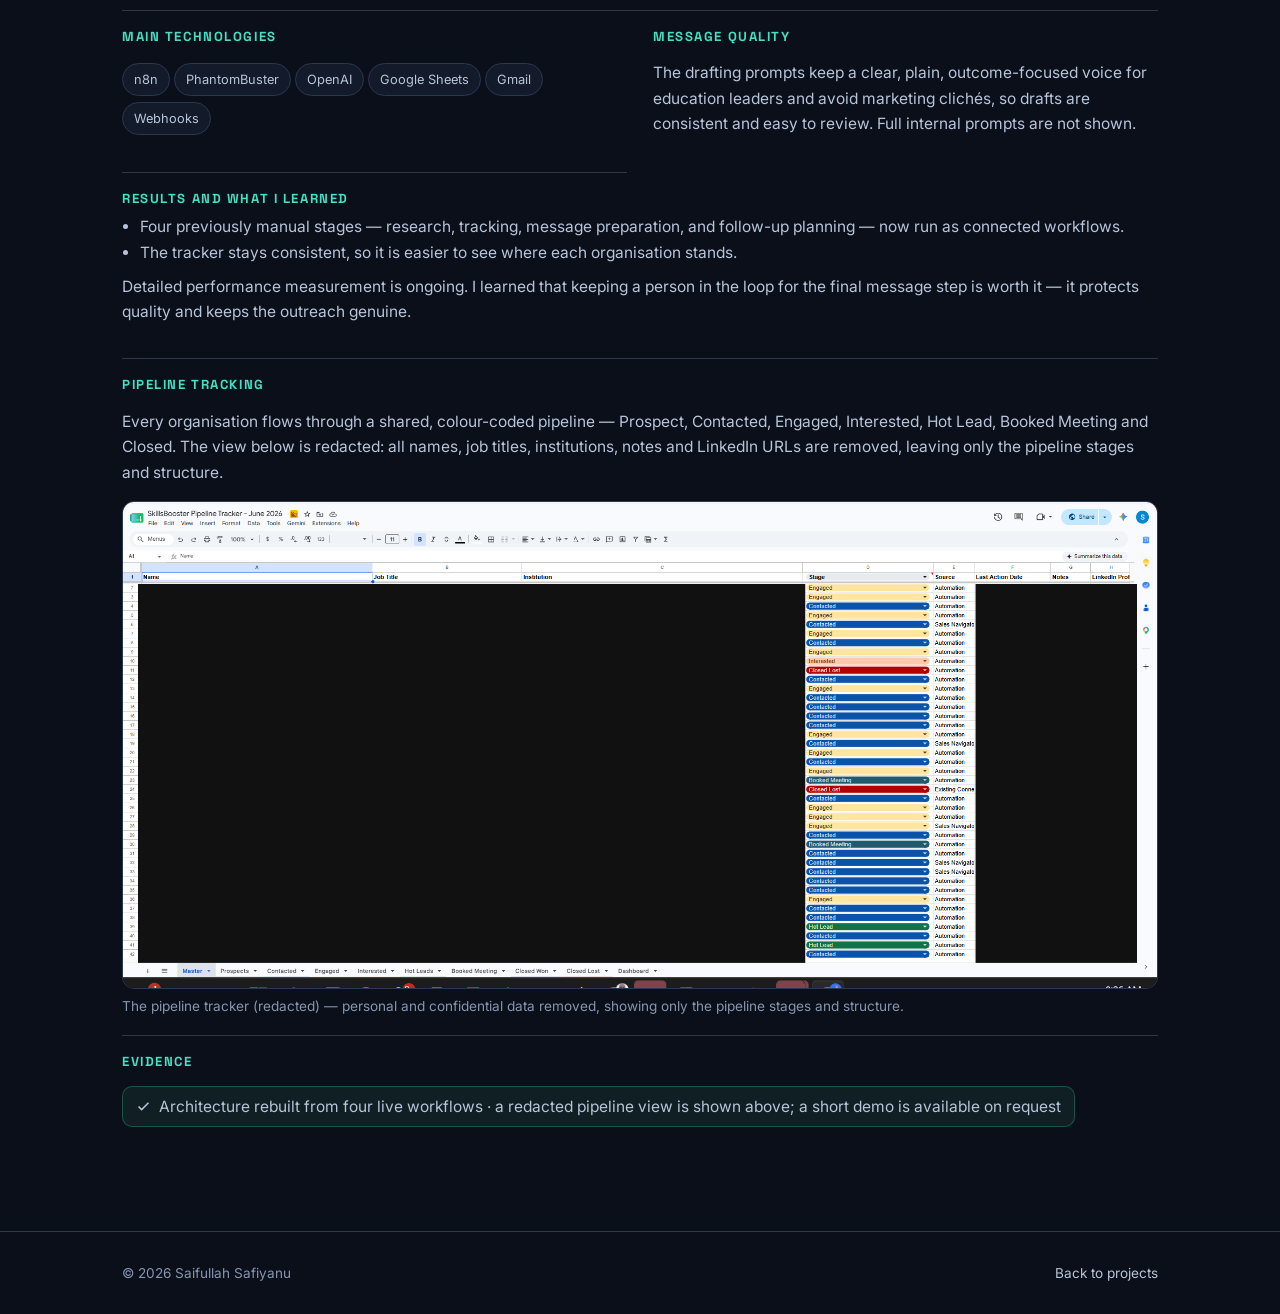
<file: project-details/outreach-automation.html>
<!DOCTYPE html>
<html lang="en">
<head>
<meta charset="UTF-8" />
<meta name="viewport" content="width=device-width, initial-scale=1.0" />
<title>Lead-Research &amp; Outreach Automation — Saifullah Safiyanu</title>
<meta name="description" content="A system of four connected n8n workflows for lead research, tracker synchronisation, message preparation, and follow-up routing, with human review before any message is sent." />
<link rel="canonical" href="https://saifullah-safiyanu.pages.dev/project-details/outreach-automation.html" />
<meta property="og:type" content="article" />
<meta property="og:title" content="Lead-Research &amp; Outreach Automation — Saifullah Safiyanu" />
<meta property="og:description" content="Four connected n8n workflows with human review before sending." />
<meta property="og:image" content="https://saifullah-safiyanu.pages.dev/assets/images/og-image.png" />
<link rel="icon" href="../favicon.svg" type="image/svg+xml" />
<link rel="preconnect" href="https://fonts.googleapis.com" />
<link rel="preconnect" href="https://fonts.gstatic.com" crossorigin />
<link href="https://fonts.googleapis.com/css2?family=Inter:wght@400;500;600;700;800&family=Space+Grotesk:wght@500;600;700&display=swap" rel="stylesheet" />
<link rel="stylesheet" href="../assets/css/styles.css" />
</head>
<body>
<a class="skip" href="#main">Skip to content</a>

<header class="nav">
  <div class="wrap nav-inner">
    <a class="brand" href="../index.html">Saifullah <span>Safiyanu</span></a>
    <button class="menu-btn" aria-expanded="false" aria-controls="nav" aria-label="Toggle navigation">Menu</button>
    <nav class="links" id="nav" aria-label="Primary">
      <a href="../index.html#about">About</a>
      <a href="../index.html#projects">Projects</a>
      <a href="../index.html#experience">Experience</a>
      <a href="../index.html#skills">Skills</a>
      <a href="../index.html#community">Community</a>
      <a href="../index.html#contact">Contact</a>
    </nav>
  </div>
</header>

<main id="main">
  <div class="proj-hero">
    <div class="wrap">
      <a class="backlink" href="../index.html#projects">&larr; Back to projects</a>
      <h1>Partnership Lead-Research &amp; Outreach Automation</h1>
      <p class="lead">Four connected n8n workflows support lead research, tracking, personalised message preparation,
        and follow-up routing. Initial connection requests are automated, while later follow-ups and InMails are
        reviewed before sending.</p>
    </div>
  </div>

  <div class="wrap" style="padding:20px 22px 70px">
    <div class="blk"><h2>The problem</h2>
      <p>Researching partner organisations and preparing outreach by hand didn't scale. The work was repetitive,
        easy to lose track of, and slow to keep consistent across many organisations.</p></div>

    <div class="blk"><h2>My role</h2>
      <p>I designed and ran the automation from requirements through to testing and iteration. I decided how the
        four workflows would hand work to each other and where a person should stay in the loop.</p></div>

    <div class="blk"><h2>What I built — an end-to-end outreach loop</h2>
      <p>Four connected n8n workflows run the full loop: <b>collect</b> leads from Sales Navigator, <b>write</b>
        personalised messages, <b>send</b> the connection requests, <b>track</b> responses, and <b>route</b> the right
        follow-up. Two PhantomBuster phantoms handle the LinkedIn steps, OpenAI writes the copy, and Google Sheets
        holds the working data.</p>
      <div class="wf-legend">
        <span><i class="dot" style="background:#5b8cff"></i>Trigger</span>
        <span><i class="dot" style="background:#43e0c4"></i>OpenAI</span>
        <span><i class="dot" style="background:#b98bff"></i>PhantomBuster</span>
        <span><i class="dot" style="background:#3ddc97"></i>Google Sheets</span>
        <span><i class="dot" style="background:#ff7a7a"></i>Gmail</span>
        <span><i class="dot" style="background:#ffcc66"></i>Logic</span>
      </div>

      <div class="wf"><div class="wf-head"><h3>1 · SCRAPPER — collect leads</h3><span class="wf-live">live</span></div>
        <div class="wf-flow">
          <span class="node t-trigger">Form submission</span><span class="arrow" aria-hidden="true">&rarr;</span>
          <span class="node t-ext">PhantomBuster · Sales Nav Export</span><span class="arrow" aria-hidden="true">&rarr;</span>
          <span class="node t-data">Data store</span>
        </div>
        <p style="color:var(--dim);font-size:.82rem;margin:8px 0 0">Exports leads from a Sales Navigator search or lead list.</p>
      </div>

      <div class="wf"><div class="wf-head"><h3>2 · Message Generator — write &amp; send requests</h3><span class="wf-live">live</span></div>
        <div class="wf-flow">
          <span class="node t-trigger">Webhook (leads)</span><span class="arrow" aria-hidden="true">&rarr;</span>
          <span class="node t-ai">OpenAI · message + follow-ups + summary</span><span class="arrow" aria-hidden="true">&rarr;</span>
          <span class="node t-sheet">Google Sheet</span><span class="arrow" aria-hidden="true">&rarr;</span>
          <span class="node t-ext">PhantomBuster · LinkedIn Outreach</span>
        </div>
        <p style="color:var(--dim);font-size:.82rem;margin:8px 0 0">For each lead, OpenAI drafts a tailored connection request, follow-ups and a short summary; the sheet then feeds the LinkedIn Outreach phantom that sends the requests.</p>
      </div>

      <div class="wf"><div class="wf-head"><h3>3 · Tracker Sync — keep the pipeline current</h3><span class="wf-live">live</span></div>
        <div class="wf-flow">
          <span class="node t-trigger">Webhook</span><span class="arrow" aria-hidden="true">&rarr;</span>
          <span class="node t-logic">Parse LinkedIn URLs</span><span class="arrow" aria-hidden="true">&rarr;</span>
          <span class="node t-sheet">Update Master leads</span><span class="arrow" aria-hidden="true">&rarr;</span>
          <span class="node t-logic">Map outreach data</span><span class="arrow" aria-hidden="true">&rarr;</span>
          <span class="node t-sheet">Outreach activity</span><span class="arrow" aria-hidden="true">&rarr;</span>
          <span class="node t-mail">Email notification</span>
        </div>
        <p style="color:var(--dim);font-size:.82rem;margin:8px 0 0">Updates the trackers and flags who has accepted, replied, or needs a follow-up or InMail.</p>
      </div>

      <div class="wf"><div class="wf-head"><h3>4 · Messages — route the follow-up</h3><span class="wf-live">live</span></div>
        <div class="wf-flow">
          <span class="node t-trigger">Webhook</span><span class="arrow" aria-hidden="true">&rarr;</span>
          <span class="node t-logic">Filter by status</span><span class="arrow" aria-hidden="true">&rarr;</span>
          <span class="node t-logic">Route</span><span class="arrow" aria-hidden="true">&rarr;</span>
          <span class="branch"><span class="node t-ai">OpenAI · Follow-Up</span><span class="node t-ai">OpenAI · Open InMail</span></span><span class="arrow" aria-hidden="true">&rarr;</span>
          <span class="node t-sheet">Dispatch queue</span>
        </div>
        <p style="color:var(--dim);font-size:.82rem;margin:8px 0 0">Chooses a 2nd follow-up for accepted connections, or an Open InMail for the rest.</p>
      </div>

      <div class="callout"><strong>Human oversight.</strong> I configure and monitor the pipeline. The initial
        connection copy is generated and dispatched automatically, while the 2nd follow-up and Open InMail are
        prepared for review before they go out.</div>
    </div>

    <div class="cols2">
      <div class="blk"><h2>Main technologies</h2>
        <p><span class="tag">n8n</span><span class="tag">PhantomBuster</span><span class="tag">OpenAI</span><span class="tag">Google Sheets</span><span class="tag">Gmail</span><span class="tag">Webhooks</span></p></div>
      <div class="blk"><h2>Message quality</h2>
        <p>The drafting prompts keep a clear, plain, outcome-focused voice for education leaders and avoid marketing
          clichés, so drafts are consistent and easy to review. Full internal prompts are not shown.</p></div>
    </div>

    <div class="blk"><h2>Results and what I learned</h2>
      <ul>
        <li>Four previously manual stages — research, tracking, message preparation, and follow-up planning — now run
          as connected workflows.</li>
        <li>The tracker stays consistent, so it is easier to see where each organisation stands.</li>
      </ul>
      <p style="margin-top:8px">Detailed performance measurement is ongoing. I learned that keeping a person in the
        loop for the final message step is worth it — it protects quality and keeps the outreach genuine.</p></div>

    <div class="blk"><h2>Pipeline tracking</h2>
      <p>Every organisation flows through a shared, colour-coded pipeline — Prospect, Contacted, Engaged, Interested,
        Hot Lead, Booked Meeting and Closed. The view below is redacted: all names, job titles, institutions, notes
        and LinkedIn URLs are removed, leaving only the pipeline stages and structure.</p>
      <figure style="margin:12px 0 0">
        <img src="../assets/screenshots/outreach-pipeline-redacted.png" alt="A redacted view of the SkillsBooster pipeline tracker in Google Sheets. All names, job titles, institutions, notes and LinkedIn URLs are blacked out, leaving the colour-coded Stage column (Engaged, Contacted, Interested, Closed Lost, Booked Meeting, Hot Lead), the Source column, and the pipeline tabs along the bottom." style="width:100%;border:1px solid var(--line);border-radius:12px" />
        <figcaption style="color:var(--dim);font-size:.85rem;margin-top:6px">The pipeline tracker (redacted) — personal and confidential data removed, showing only the pipeline stages and structure.</figcaption>
      </figure>
    </div>

    <div class="blk"><h2>Evidence</h2>
      <p class="evidence">
        <svg viewBox="0 0 24 24" fill="none" stroke="currentColor" stroke-width="2.4" aria-hidden="true"><path d="M20 6L9 17l-5-5"/></svg>
        Architecture rebuilt from four live workflows · a redacted pipeline view is shown above; a short demo is available on request
      </p></div>
  </div>
</main>

<footer>
  <div class="wrap foot-inner">
    <span>© 2026 Saifullah Safiyanu</span>
    <a href="../index.html#projects">Back to projects</a>
  </div>
</footer>
<script src="../assets/js/main.js"></script>
</body>
</html>
</file>
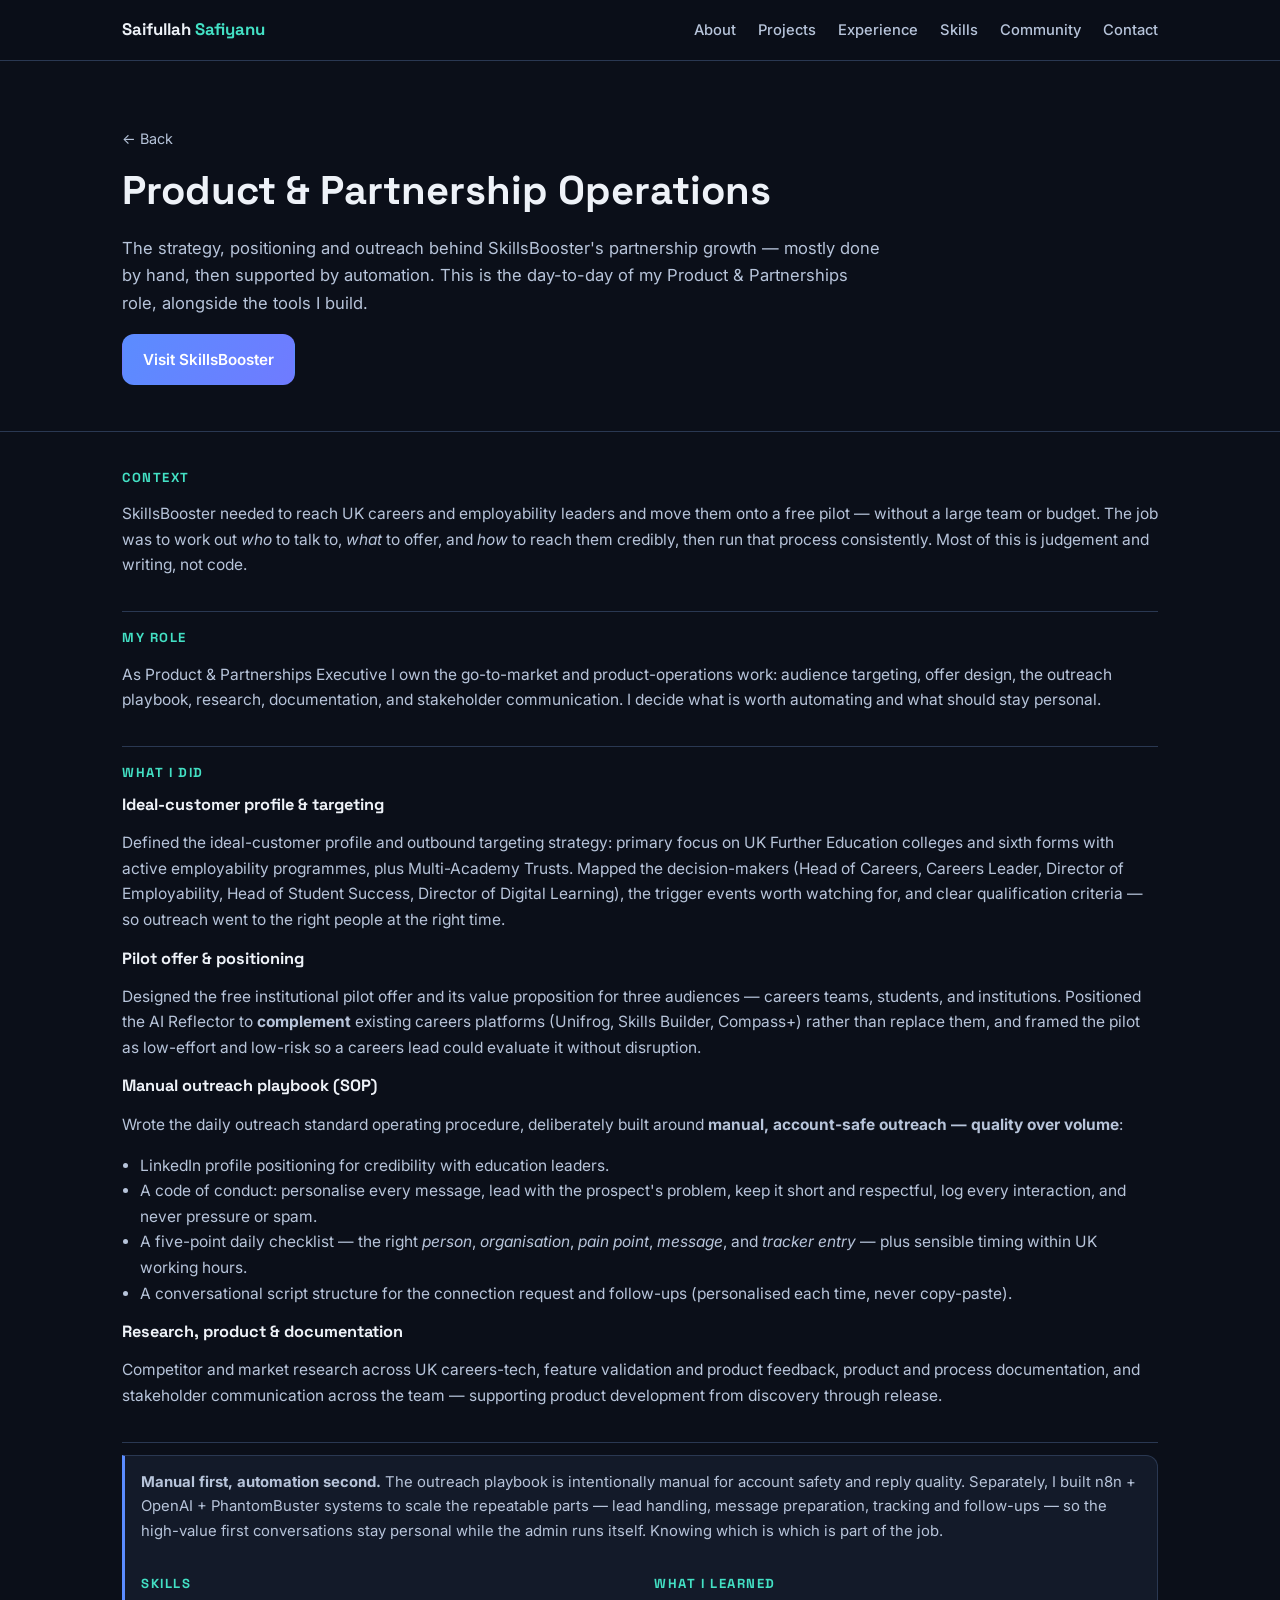
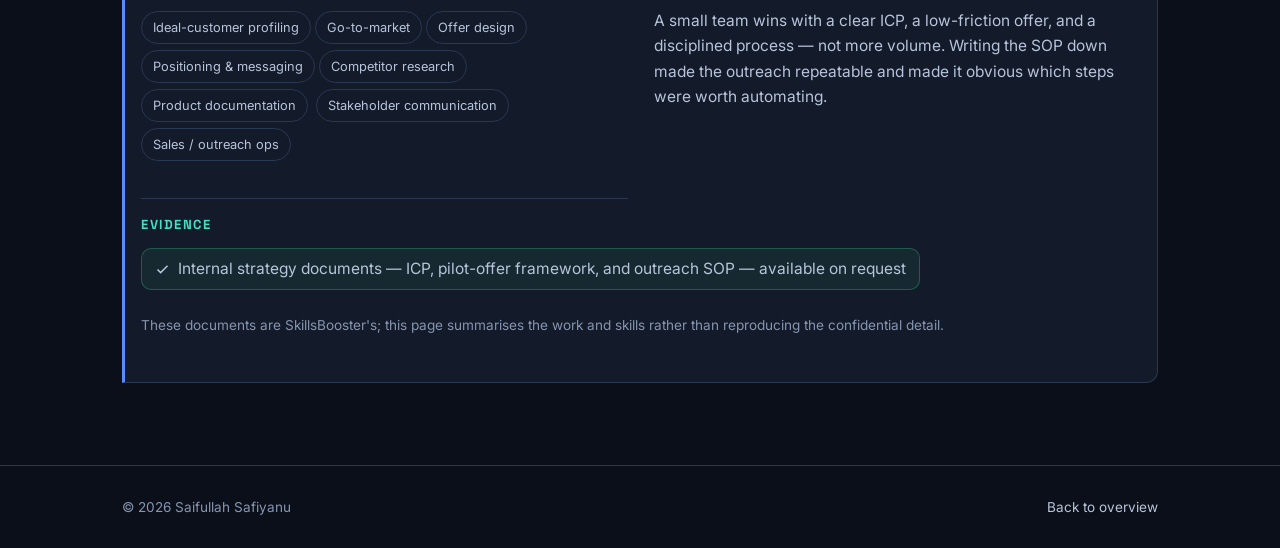
<file: project-details/product-partnership-operations.html>
<!DOCTYPE html>
<html lang="en">
<head>
<meta charset="UTF-8" />
<meta name="viewport" content="width=device-width, initial-scale=1.0" />
<title>Product &amp; Partnership Operations — Saifullah Safiyanu</title>
<meta name="description" content="Product and partnership operations at SkillsBooster: ideal-customer profiling, pilot offer design, a manual LinkedIn outreach playbook, research and documentation — done by hand and supported by automation." />
<link rel="canonical" href="https://saifullah-safiyanu.pages.dev/project-details/product-partnership-operations.html" />
<meta property="og:type" content="article" />
<meta property="og:title" content="Product &amp; Partnership Operations — Saifullah Safiyanu" />
<meta property="og:description" content="Targeting, offer design, a manual outreach playbook, and research — the product-and-partnerships work behind SkillsBooster's growth." />
<meta property="og:image" content="https://saifullah-safiyanu.pages.dev/assets/images/og-image.png" />
<link rel="icon" href="../favicon.svg" type="image/svg+xml" />
<link rel="preconnect" href="https://fonts.googleapis.com" />
<link rel="preconnect" href="https://fonts.gstatic.com" crossorigin />
<link href="https://fonts.googleapis.com/css2?family=Inter:wght@400;500;600;700;800&family=Space+Grotesk:wght@500;600;700&display=swap" rel="stylesheet" />
<link rel="stylesheet" href="../assets/css/styles.css" />
</head>
<body>
<a class="skip" href="#main">Skip to content</a>

<header class="nav">
  <div class="wrap nav-inner">
    <a class="brand" href="../index.html">Saifullah <span>Safiyanu</span></a>
    <button class="menu-btn" aria-expanded="false" aria-controls="nav" aria-label="Toggle navigation">Menu</button>
    <nav class="links" id="nav" aria-label="Primary">
      <a href="../index.html#about">About</a>
      <a href="../index.html#projects">Projects</a>
      <a href="../index.html#experience">Experience</a>
      <a href="../index.html#skills">Skills</a>
      <a href="../index.html#community">Community</a>
      <a href="../index.html#contact">Contact</a>
    </nav>
  </div>
</header>

<main id="main">
  <div class="proj-hero">
    <div class="wrap">
      <a class="backlink" href="../index.html#product-ops">&larr; Back</a>
      <h1>Product &amp; Partnership Operations</h1>
      <p class="lead">The strategy, positioning and outreach behind SkillsBooster's partnership growth — mostly done
        by hand, then supported by automation. This is the day-to-day of my Product &amp; Partnerships role, alongside
        the tools I build.</p>
      <p style="margin-top:14px">
        <a class="btn primary" href="https://skillsbooster.com" target="_blank" rel="noopener">Visit SkillsBooster</a>
      </p>
    </div>
  </div>

  <div class="wrap" style="padding:20px 22px 70px">
    <div class="blk"><h2>Context</h2>
      <p>SkillsBooster needed to reach UK careers and employability leaders and move them onto a free pilot — without a
        large team or budget. The job was to work out <em>who</em> to talk to, <em>what</em> to offer, and <em>how</em>
        to reach them credibly, then run that process consistently. Most of this is judgement and writing, not code.</p></div>

    <div class="blk"><h2>My role</h2>
      <p>As Product &amp; Partnerships Executive I own the go-to-market and product-operations work: audience targeting,
        offer design, the outreach playbook, research, documentation, and stakeholder communication. I decide what is
        worth automating and what should stay personal.</p></div>

    <div class="blk"><h2>What I did</h2>

      <h3 style="font-size:1.02rem;margin:14px 0 4px">Ideal-customer profile &amp; targeting</h3>
      <p>Defined the ideal-customer profile and outbound targeting strategy: primary focus on UK Further Education
        colleges and sixth forms with active employability programmes, plus Multi-Academy Trusts. Mapped the
        decision-makers (Head of Careers, Careers Leader, Director of Employability, Head of Student Success, Director
        of Digital Learning), the trigger events worth watching for, and clear qualification criteria — so outreach
        went to the right people at the right time.</p>

      <h3 style="font-size:1.02rem;margin:16px 0 4px">Pilot offer &amp; positioning</h3>
      <p>Designed the free institutional pilot offer and its value proposition for three audiences — careers teams,
        students, and institutions. Positioned the AI Reflector to <strong>complement</strong> existing careers
        platforms (Unifrog, Skills Builder, Compass+) rather than replace them, and framed the pilot as low-effort and
        low-risk so a careers lead could evaluate it without disruption.</p>

      <h3 style="font-size:1.02rem;margin:16px 0 4px">Manual outreach playbook (SOP)</h3>
      <p>Wrote the daily outreach standard operating procedure, deliberately built around <strong>manual, account-safe
        outreach — quality over volume</strong>:</p>
      <ul>
        <li>LinkedIn profile positioning for credibility with education leaders.</li>
        <li>A code of conduct: personalise every message, lead with the prospect's problem, keep it short and
          respectful, log every interaction, and never pressure or spam.</li>
        <li>A five-point daily checklist — the right <em>person</em>, <em>organisation</em>, <em>pain point</em>,
          <em>message</em>, and <em>tracker entry</em> — plus sensible timing within UK working hours.</li>
        <li>A conversational script structure for the connection request and follow-ups (personalised each time, never
          copy-paste).</li>
      </ul>

      <h3 style="font-size:1.02rem;margin:16px 0 4px">Research, product &amp; documentation</h3>
      <p>Competitor and market research across UK careers-tech, feature validation and product feedback, product and
        process documentation, and stakeholder communication across the team — supporting product development from
        discovery through release.</p>
    </div>

    <div class="callout"><strong>Manual first, automation second.</strong> The outreach playbook is intentionally
      manual for account safety and reply quality. Separately, I built n8n + OpenAI + PhantomBuster systems to scale the
      repeatable parts — lead handling, message preparation, tracking and follow-ups — so the high-value first
      conversations stay personal while the admin runs itself. Knowing which is which is part of the job.</p>

    <div class="cols2">
      <div class="blk"><h2>Skills</h2>
        <p><span class="tag">Ideal-customer profiling</span><span class="tag">Go-to-market</span><span class="tag">Offer design</span>
          <span class="tag">Positioning &amp; messaging</span><span class="tag">Competitor research</span><span class="tag">Product documentation</span>
          <span class="tag">Stakeholder communication</span><span class="tag">Sales / outreach ops</span></p></div>
      <div class="blk"><h2>What I learned</h2>
        <p>A small team wins with a clear ICP, a low-friction offer, and a disciplined process — not more volume. Writing
          the SOP down made the outreach repeatable and made it obvious which steps were worth automating.</p></div>
    </div>

    <div class="blk"><h2>Evidence</h2>
      <p class="evidence">
        <svg viewBox="0 0 24 24" fill="none" stroke="currentColor" stroke-width="2.4" aria-hidden="true"><path d="M20 6L9 17l-5-5"/></svg>
        Internal strategy documents — ICP, pilot-offer framework, and outreach SOP — available on request
      </p>
      <p style="color:var(--dim);font-size:.85rem;margin-top:8px">These documents are SkillsBooster's; this page
        summarises the work and skills rather than reproducing the confidential detail.</p>
    </div>
  </div>
</main>

<footer>
  <div class="wrap foot-inner">
    <span>© 2026 Saifullah Safiyanu</span>
    <a href="../index.html#product-ops">Back to overview</a>
  </div>
</footer>
<script src="../assets/js/main.js"></script>
</body>
</html>
</file>
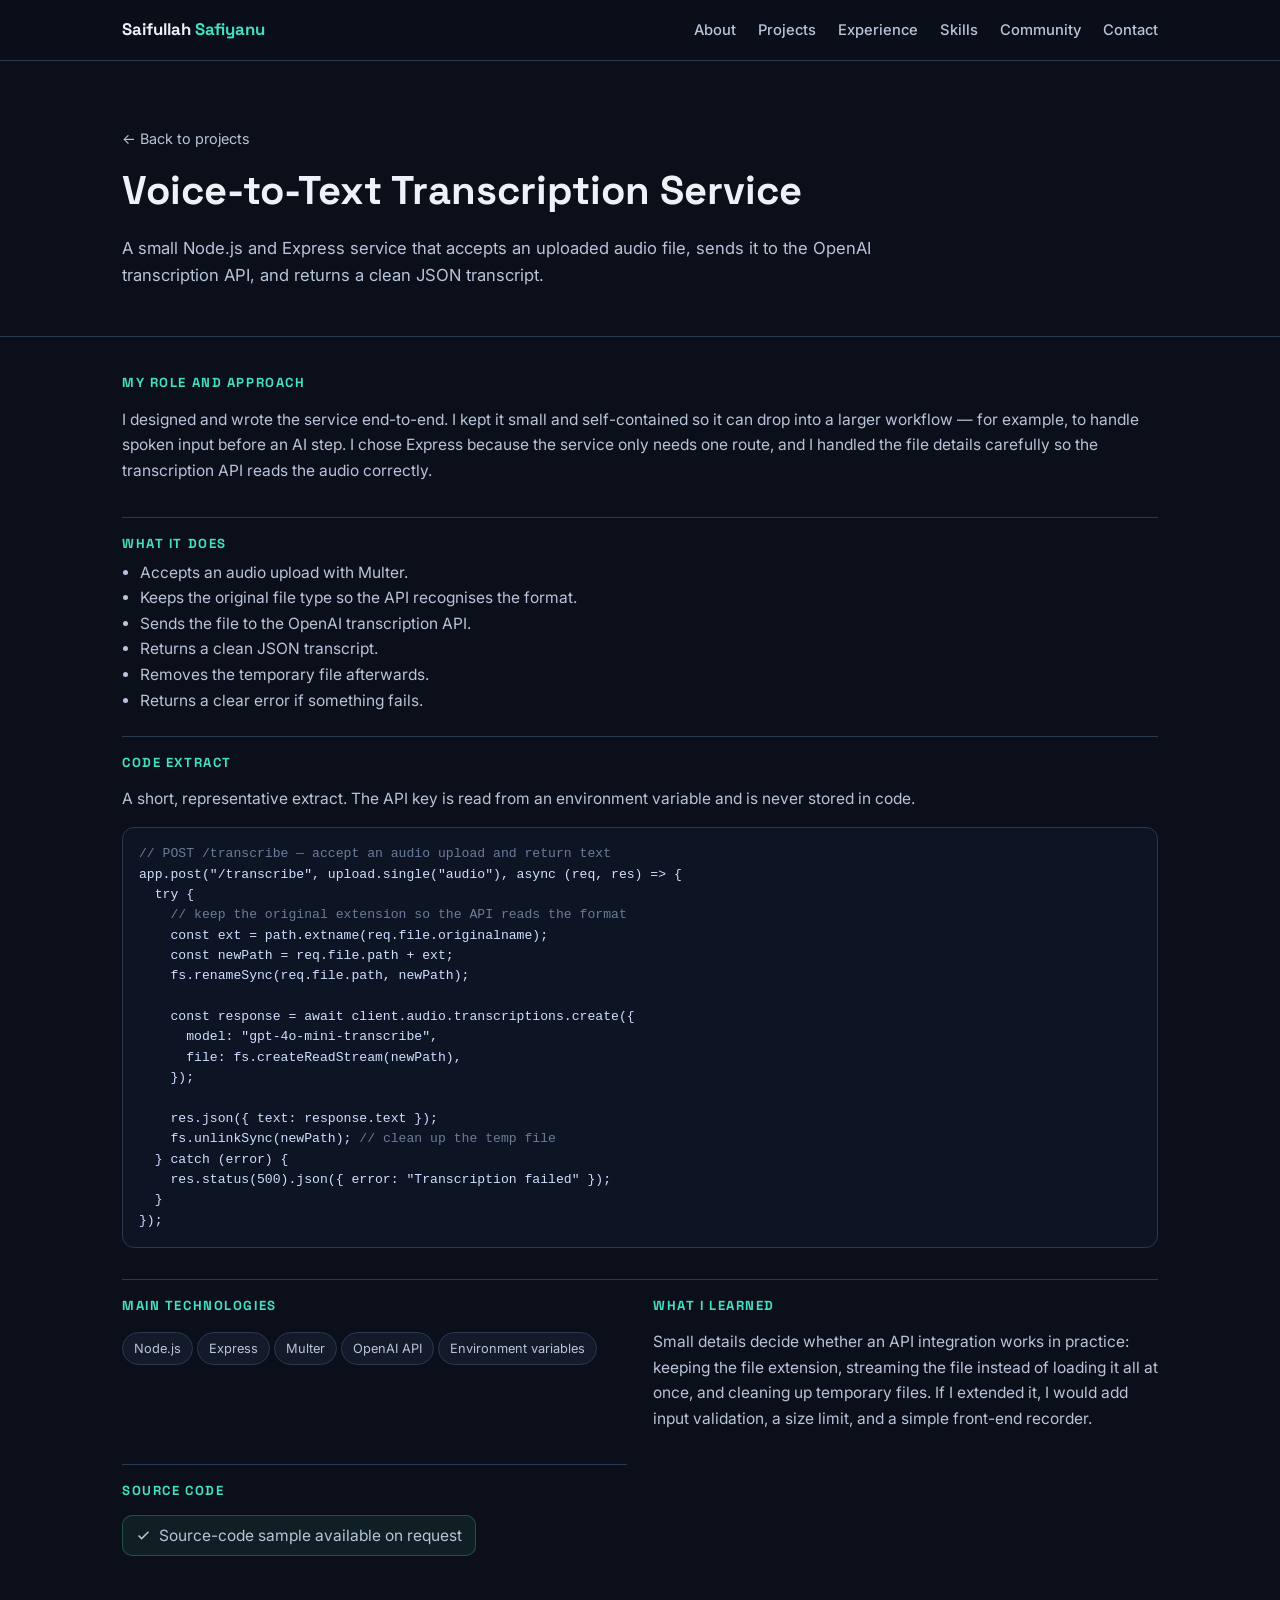
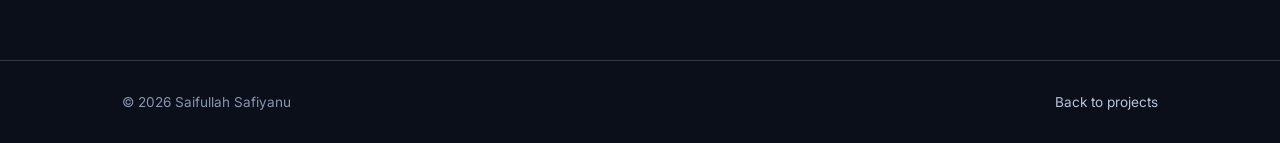
<file: project-details/voice-transcription.html>
<!DOCTYPE html>
<html lang="en">
<head>
<meta charset="UTF-8" />
<meta name="viewport" content="width=device-width, initial-scale=1.0" />
<title>Voice-to-Text Transcription Service — Saifullah Safiyanu</title>
<meta name="description" content="A Node.js and Express service that accepts uploaded audio, sends it to the OpenAI transcription API, and returns a clean JSON transcript." />
<link rel="canonical" href="https://saifullah-safiyanu.pages.dev/project-details/voice-transcription.html" />
<meta property="og:type" content="article" />
<meta property="og:title" content="Voice-to-Text Transcription Service — Saifullah Safiyanu" />
<meta property="og:description" content="A small Node.js and Express service built on the OpenAI transcription API." />
<meta property="og:image" content="https://saifullah-safiyanu.pages.dev/assets/images/og-image.png" />
<link rel="icon" href="../favicon.svg" type="image/svg+xml" />
<link rel="preconnect" href="https://fonts.googleapis.com" />
<link rel="preconnect" href="https://fonts.gstatic.com" crossorigin />
<link href="https://fonts.googleapis.com/css2?family=Inter:wght@400;500;600;700;800&family=Space+Grotesk:wght@500;600;700&display=swap" rel="stylesheet" />
<link rel="stylesheet" href="../assets/css/styles.css" />
</head>
<body>
<a class="skip" href="#main">Skip to content</a>

<header class="nav">
  <div class="wrap nav-inner">
    <a class="brand" href="../index.html">Saifullah <span>Safiyanu</span></a>
    <button class="menu-btn" aria-expanded="false" aria-controls="nav" aria-label="Toggle navigation">Menu</button>
    <nav class="links" id="nav" aria-label="Primary">
      <a href="../index.html#about">About</a>
      <a href="../index.html#projects">Projects</a>
      <a href="../index.html#experience">Experience</a>
      <a href="../index.html#skills">Skills</a>
      <a href="../index.html#community">Community</a>
      <a href="../index.html#contact">Contact</a>
    </nav>
  </div>
</header>

<main id="main">
  <div class="proj-hero">
    <div class="wrap">
      <a class="backlink" href="../index.html#projects">&larr; Back to projects</a>
      <h1>Voice-to-Text Transcription Service</h1>
      <p class="lead">A small Node.js and Express service that accepts an uploaded audio file, sends it to the OpenAI
        transcription API, and returns a clean JSON transcript.</p>
    </div>
  </div>

  <div class="wrap" style="padding:20px 22px 70px">
    <div class="blk"><h2>My role and approach</h2>
      <p>I designed and wrote the service end-to-end. I kept it small and self-contained so it can drop into a larger
        workflow — for example, to handle spoken input before an AI step. I chose Express because the service only
        needs one route, and I handled the file details carefully so the transcription API reads the audio correctly.</p></div>

    <div class="blk"><h2>What it does</h2>
      <ul>
        <li>Accepts an audio upload with Multer.</li>
        <li>Keeps the original file type so the API recognises the format.</li>
        <li>Sends the file to the OpenAI transcription API.</li>
        <li>Returns a clean JSON transcript.</li>
        <li>Removes the temporary file afterwards.</li>
        <li>Returns a clear error if something fails.</li>
      </ul></div>

    <div class="blk"><h2>Code extract</h2>
      <p>A short, representative extract. The API key is read from an environment variable and is never stored in code.</p>
      <pre class="code" tabindex="0"><span class="c">// POST /transcribe — accept an audio upload and return text</span>
app.post("/transcribe", upload.single("audio"), async (req, res) =&gt; {
  try {
    <span class="c">// keep the original extension so the API reads the format</span>
    const ext = path.extname(req.file.originalname);
    const newPath = req.file.path + ext;
    fs.renameSync(req.file.path, newPath);

    const response = await client.audio.transcriptions.create({
      model: "gpt-4o-mini-transcribe",
      file: fs.createReadStream(newPath),
    });

    res.json({ text: response.text });
    fs.unlinkSync(newPath); <span class="c">// clean up the temp file</span>
  } catch (error) {
    res.status(500).json({ error: "Transcription failed" });
  }
});</pre>
    </div>

    <div class="cols2">
      <div class="blk"><h2>Main technologies</h2>
        <p><span class="tag">Node.js</span><span class="tag">Express</span><span class="tag">Multer</span><span class="tag">OpenAI API</span><span class="tag">Environment variables</span></p></div>
      <div class="blk"><h2>What I learned</h2>
        <p>Small details decide whether an API integration works in practice: keeping the file extension, streaming
          the file instead of loading it all at once, and cleaning up temporary files. If I extended it, I would add
          input validation, a size limit, and a simple front-end recorder.</p></div>
    </div>

    <div class="blk"><h2>Source code</h2>
      <p class="evidence">
        <svg viewBox="0 0 24 24" fill="none" stroke="currentColor" stroke-width="2.4" aria-hidden="true"><path d="M20 6L9 17l-5-5"/></svg>
        Source-code sample available on request
      </p></div>
  </div>
</main>

<footer>
  <div class="wrap foot-inner">
    <span>© 2026 Saifullah Safiyanu</span>
    <a href="../index.html#projects">Back to projects</a>
  </div>
</footer>
<script src="../assets/js/main.js"></script>
</body>
</html>
</file>
<file: assets/css/styles.css>
/* Saifullah Safiyanu — portfolio styles
   Static, dependency-light, accessible, responsive. */

:root{
  --bg:#0b0f19; --bg2:#131a29; --card:#161e2e; --card2:#1c2537;
  --line:#2a3852; --text:#eef2f8; --muted:#b7c4da; --dim:#8595b0;
  --accent:#5b8cff; --accent2:#43e0c4; --accent3:#b98bff; --good:#3ddc97; --warn:#ffcc66;
  --radius:16px; --maxw:1080px;
  --sys:'Inter',system-ui,-apple-system,Segoe UI,Roboto,Helvetica,Arial,sans-serif;
  --head:'Space Grotesk','Inter',system-ui,sans-serif;
}
*{box-sizing:border-box}
html{scroll-behavior:smooth}
@media (prefers-reduced-motion: reduce){ html{scroll-behavior:auto} *{animation:none !important; transition:none !important} }
body{margin:0;font-family:var(--sys);background:var(--bg);color:var(--text);line-height:1.65;font-size:16px;
  -webkit-font-smoothing:antialiased;text-rendering:optimizeLegibility}
h1,h2,h3,h4{font-family:var(--head);line-height:1.2;margin:0 0 .5em}
a{color:var(--accent2);text-decoration:none}
a:hover{text-decoration:underline}
img{max-width:100%;height:auto;display:block}
.wrap{max-width:var(--maxw);margin:0 auto;padding:0 22px}
.skip{position:absolute;left:-9999px;top:0;background:var(--accent);color:#fff;padding:10px 16px;border-radius:0 0 8px 0;z-index:100}
.skip:focus{left:0}
:focus-visible{outline:3px solid var(--accent2);outline-offset:2px;border-radius:6px}
section{padding:74px 0;border-top:1px solid var(--line)}
.eyebrow{font-family:var(--head);text-transform:uppercase;letter-spacing:.15em;font-size:.76rem;color:var(--accent2);font-weight:600;margin-bottom:12px}
.sec-title{font-size:1.9rem;letter-spacing:-.01em}
.lead{color:var(--muted);font-size:1.04rem;max-width:760px}
.tag{display:inline-block;font-size:.8rem;padding:5px 11px;border:1px solid var(--line);border-radius:999px;color:var(--muted);margin:3px 4px 3px 0;background:var(--bg2)}

/* NAV */
header.nav{position:sticky;top:0;z-index:50;background:rgba(11,15,25,.9);backdrop-filter:blur(10px);border-bottom:1px solid var(--line)}
.nav-inner{display:flex;align-items:center;justify-content:space-between;height:60px}
.brand{font-family:var(--head);font-weight:700;font-size:1.05rem;color:var(--text)}
.brand span{color:var(--accent2)}
nav.links{display:flex;gap:22px;flex-wrap:wrap}
nav.links a{color:var(--muted);font-size:.92rem;font-weight:500}
nav.links a:hover,nav.links a[aria-current="true"]{color:var(--text);text-decoration:none}
.menu-btn{display:none;background:var(--bg2);border:1px solid var(--line);color:var(--text);border-radius:10px;padding:9px 12px;font-size:1rem;cursor:pointer}
@media(max-width:820px){
  nav.links{display:none;position:absolute;top:60px;left:0;right:0;flex-direction:column;background:var(--bg2);padding:14px 22px;border-bottom:1px solid var(--line)}
  nav.links.open{display:flex}
  .menu-btn{display:block}
}

/* BUTTONS */
.btn{display:inline-flex;align-items:center;gap:8px;padding:12px 20px;border-radius:12px;font-weight:600;font-size:.95rem;cursor:pointer;border:1px solid transparent;transition:.15s;font-family:var(--sys)}
.btn.primary{background:linear-gradient(120deg,var(--accent),#6f7bff);color:#fff}
.btn.primary:hover{filter:brightness(1.08);text-decoration:none}
.btn.ghost{border-color:var(--line);color:var(--text);background:var(--bg2)}
.btn.ghost:hover{border-color:var(--accent2);text-decoration:none}
.btn svg{width:16px;height:16px;flex:none}

/* HERO */
.hero{padding:90px 0 72px;position:relative;overflow:hidden}
.hero::before{content:"";position:absolute;inset:-30% -10% auto auto;width:600px;height:600px;
  background:radial-gradient(circle at 30% 30%,rgba(91,140,255,.2),transparent 60%),radial-gradient(circle at 70% 60%,rgba(67,224,196,.14),transparent 60%);filter:blur(8px);z-index:0}
.hero .wrap{position:relative;z-index:1}
.hero h1{font-size:clamp(2.05rem,5vw,3.1rem);letter-spacing:-.02em}
.hero .role{color:var(--accent)}
.hero p.sub{font-size:1.08rem;color:var(--muted);max-width:720px;margin-top:14px}
.cta{display:flex;gap:12px;flex-wrap:wrap;margin-top:28px}
.stats{display:grid;grid-template-columns:repeat(4,1fr);gap:14px;margin-top:44px}
.stat{background:var(--card);border:1px solid var(--line);border-radius:var(--radius);padding:18px}
.stat .n{font-family:var(--head);font-size:1.5rem;font-weight:700;color:var(--text)}
.stat .l{color:var(--muted);font-size:.82rem}
@media(max-width:720px){.stats{grid-template-columns:repeat(2,1fr)}}

/* LAYOUT HELPERS */
.cols2{display:grid;grid-template-columns:1fr 1fr;gap:26px}
@media(max-width:760px){.cols2{grid-template-columns:1fr}}
.card{background:var(--card);border:1px solid var(--line);border-radius:var(--radius);padding:22px}
.card h3{font-size:1.12rem}
.card p{color:var(--muted);font-size:.95rem;margin:.4em 0}

/* PROJECT SUMMARY CARDS (index) */
.pgrid{display:grid;grid-template-columns:repeat(auto-fit,minmax(280px,1fr));gap:20px;margin-top:24px}
.pcard{display:flex;flex-direction:column;background:var(--card);border:1px solid var(--line);border-radius:18px;padding:24px;transition:.18s}
.pcard:hover{border-color:var(--accent);transform:translateY(-3px)}
@media (prefers-reduced-motion: reduce){.pcard:hover{transform:none}}
.pcard h3{font-size:1.14rem}
.pcard p{color:var(--muted);font-size:.94rem;flex:1}
.pcard .links{display:flex;gap:14px;flex-wrap:wrap;margin-top:10px;font-size:.9rem}

/* PROJECT DETAIL BLOCKS */
.proj-hero{padding:64px 0 30px;border-bottom:1px solid var(--line)}
.proj-hero h1{font-size:clamp(1.8rem,4vw,2.5rem)}
.blk{padding:18px 0;border-bottom:1px solid var(--line)}
.blk:last-child{border-bottom:none}
.blk h2,.blk h4{font-size:.82rem;text-transform:uppercase;letter-spacing:.12em;color:var(--accent2);margin-bottom:8px;font-family:var(--head)}
.blk p,.blk li{color:var(--muted);font-size:.97rem}
.blk ul{margin:.3em 0;padding-left:18px}
.evidence{display:inline-flex;align-items:center;gap:8px;font-size:.84rem;color:var(--good);background:rgba(61,220,151,.08);border:1px solid rgba(61,220,151,.28);padding:7px 13px;border-radius:10px;margin-top:8px}
.evidence svg{width:15px;height:15px}
.callout{background:var(--bg2);border:1px solid var(--line);border-left:3px solid var(--accent);border-radius:0 12px 12px 0;padding:14px 16px;color:var(--muted);font-size:.93rem;margin:12px 0}
pre.code{background:#0d1424;border:1px solid var(--line);border-radius:12px;padding:16px;overflow-x:auto;font-size:.82rem;color:#cfe0ff;line-height:1.55}
pre.code .c{color:#6b7c98}

/* WORKFLOW DIAGRAM */
.wf{background:var(--bg2);border:1px solid var(--line);border-radius:14px;padding:16px 18px;margin:12px 0}
.wf-head{display:flex;align-items:center;gap:10px;flex-wrap:wrap;margin-bottom:10px}
.wf-head h3,.wf-head h4{font-size:.98rem;margin:0;font-family:var(--head);text-transform:none;letter-spacing:0;color:var(--text)}
.wf-live{display:inline-flex;align-items:center;gap:6px;font-size:.7rem;color:var(--good);background:rgba(61,220,151,.1);border:1px solid rgba(61,220,151,.3);padding:3px 9px;border-radius:999px}
.wf-live::before{content:"";width:7px;height:7px;border-radius:50%;background:var(--good)}
.wf-meta{color:var(--dim);font-size:.76rem;margin-left:auto}
.wf-flow{display:flex;align-items:center;flex-wrap:wrap;gap:8px}
.node{display:inline-flex;align-items:center;gap:7px;padding:8px 11px;border-radius:10px;background:var(--card);border:1px solid var(--line);font-size:.8rem;font-weight:500;white-space:nowrap;color:var(--text)}
.node.t-trigger{box-shadow:inset 3px 0 0 #5b8cff}
.node.t-ai{box-shadow:inset 3px 0 0 #43e0c4}
.node.t-sheet{box-shadow:inset 3px 0 0 #3ddc97}
.node.t-mail{box-shadow:inset 3px 0 0 #ff7a7a}
.node.t-ext{box-shadow:inset 3px 0 0 #b98bff}
.node.t-data{box-shadow:inset 3px 0 0 #8aa0c0}
.node.t-logic{box-shadow:inset 3px 0 0 #ffcc66}
.arrow{color:var(--dim);font-weight:700}
.branch{display:inline-flex;flex-direction:column;gap:6px}
.wf-legend{display:flex;gap:16px;flex-wrap:wrap;margin:6px 0 4px;color:var(--muted);font-size:.78rem}
.wf-legend span{display:inline-flex;align-items:center;gap:6px}
.dot{width:9px;height:9px;border-radius:3px;display:inline-block}
@media(max-width:600px){ .wf-flow{flex-direction:column;align-items:flex-start} .arrow{transform:rotate(90deg)} }

/* SKILLS + TIMELINE + CERT */
.skilltier{background:var(--card);border:1px solid var(--line);border-radius:var(--radius);padding:20px 22px}
.skilltier h3{font-size:1rem;margin-bottom:12px}
.skilltier.strong h3{color:var(--accent2)}
.skilltier.working h3{color:var(--accent3)}
.tl{position:relative;margin-top:18px;padding-left:26px}
.tl::before{content:"";position:absolute;left:7px;top:6px;bottom:6px;width:2px;background:var(--line)}
.tl-item{position:relative;padding:0 0 26px 6px}
.tl-item::before{content:"";position:absolute;left:-24px;top:6px;width:12px;height:12px;border-radius:50%;background:var(--accent);box-shadow:0 0 0 4px rgba(91,140,255,.18)}
.tl-item .when{color:var(--dim);font-size:.82rem;font-weight:500}
.tl-item h3{font-size:1.06rem;margin:.2em 0}
.tl-item .org{color:var(--accent2);font-weight:600;font-size:.9rem}
.tl-item ul{margin:.5em 0 0;padding-left:18px;color:var(--muted);font-size:.93rem}
.tl-item li{margin:.3em 0}
.certstrip{display:grid;grid-template-columns:repeat(auto-fit,minmax(220px,1fr));gap:12px;margin-top:16px}
.cert{background:var(--card);border:1px solid var(--line);border-radius:12px;padding:14px 16px}
.cert .t{font-weight:600;font-size:.93rem}
.cert .i{color:var(--dim);font-size:.82rem}

/* CONTACT + FOOTER */
.contact-card{background:linear-gradient(135deg,var(--card2),var(--card));border:1px solid var(--line);border-radius:20px;padding:38px;text-align:center}
.contact-links{display:flex;gap:12px;justify-content:center;flex-wrap:wrap;margin-top:20px}
footer{padding:30px 0;border-top:1px solid var(--line);color:var(--dim);font-size:.85rem}
.foot-inner{display:flex;justify-content:space-between;gap:12px;flex-wrap:wrap}
footer a{color:var(--muted)}
.backlink{display:inline-flex;align-items:center;gap:7px;color:var(--muted);font-size:.9rem;margin-bottom:16px}
</file>
